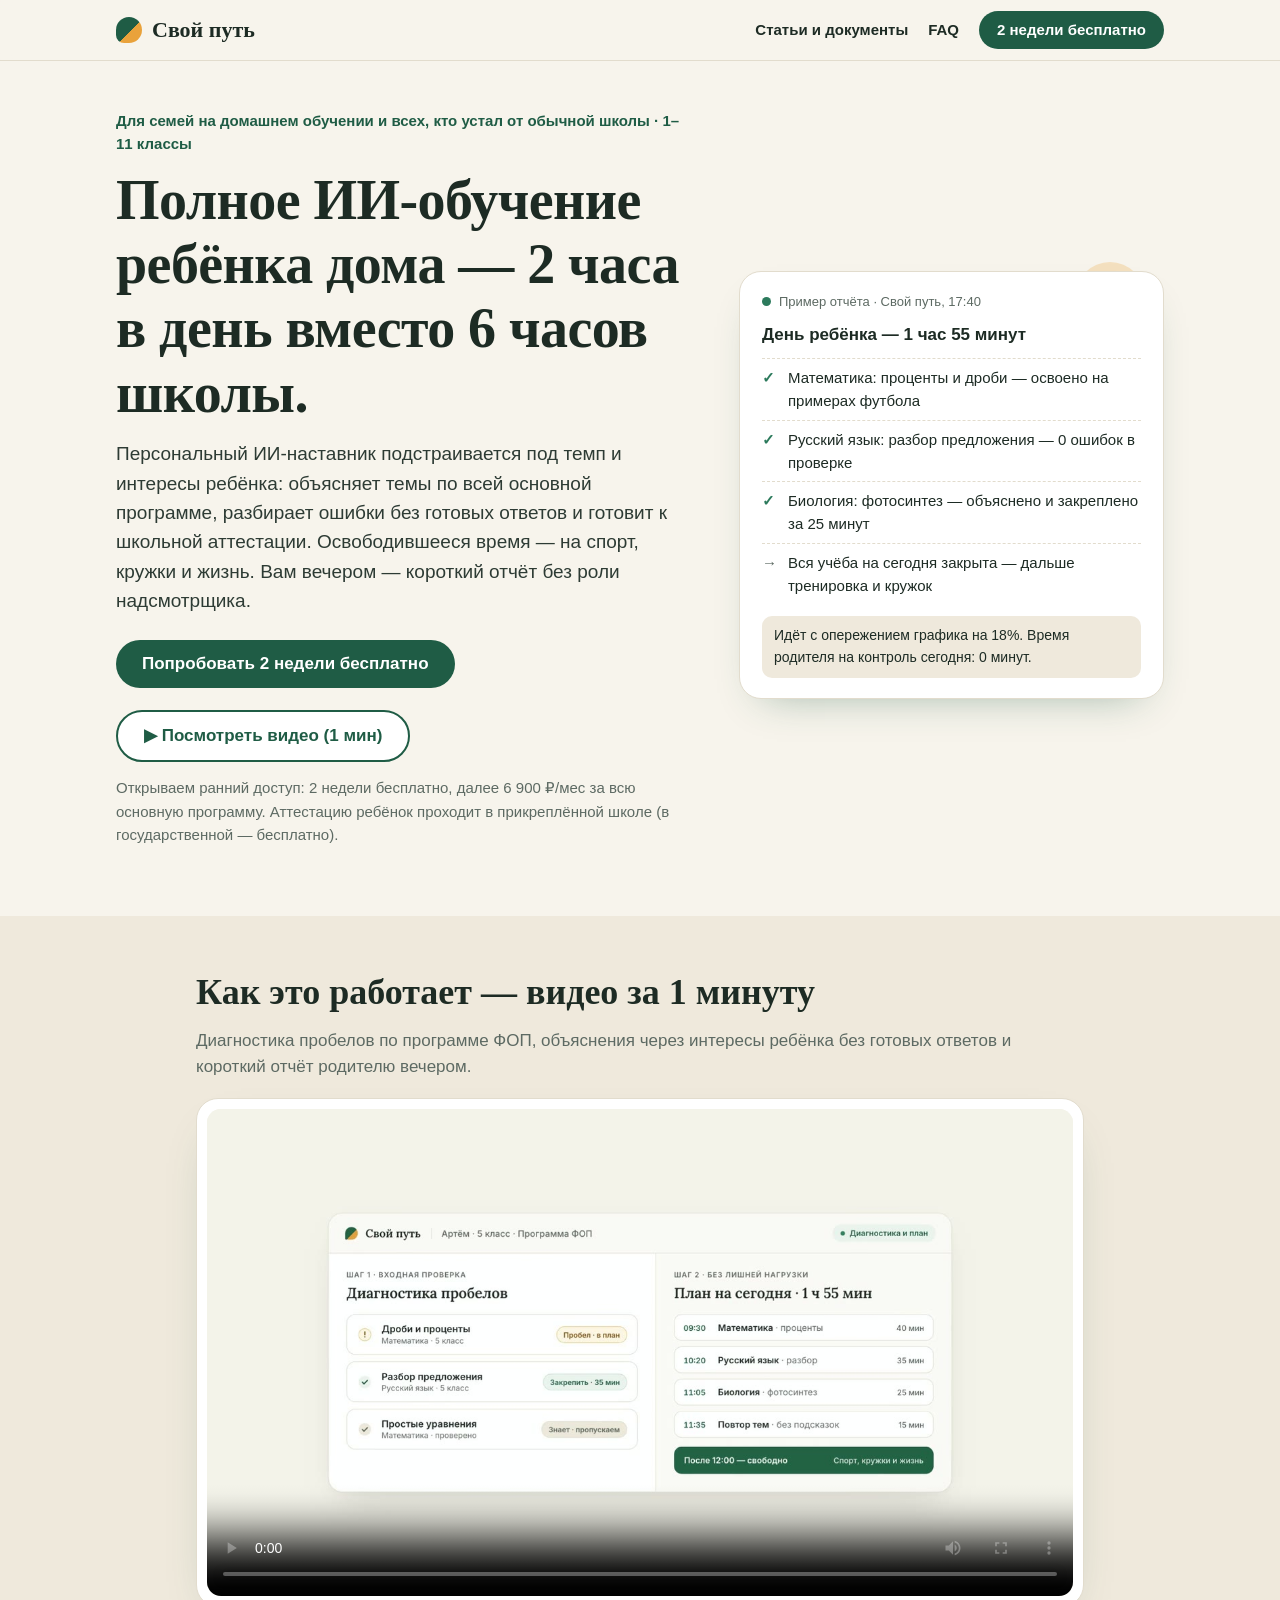
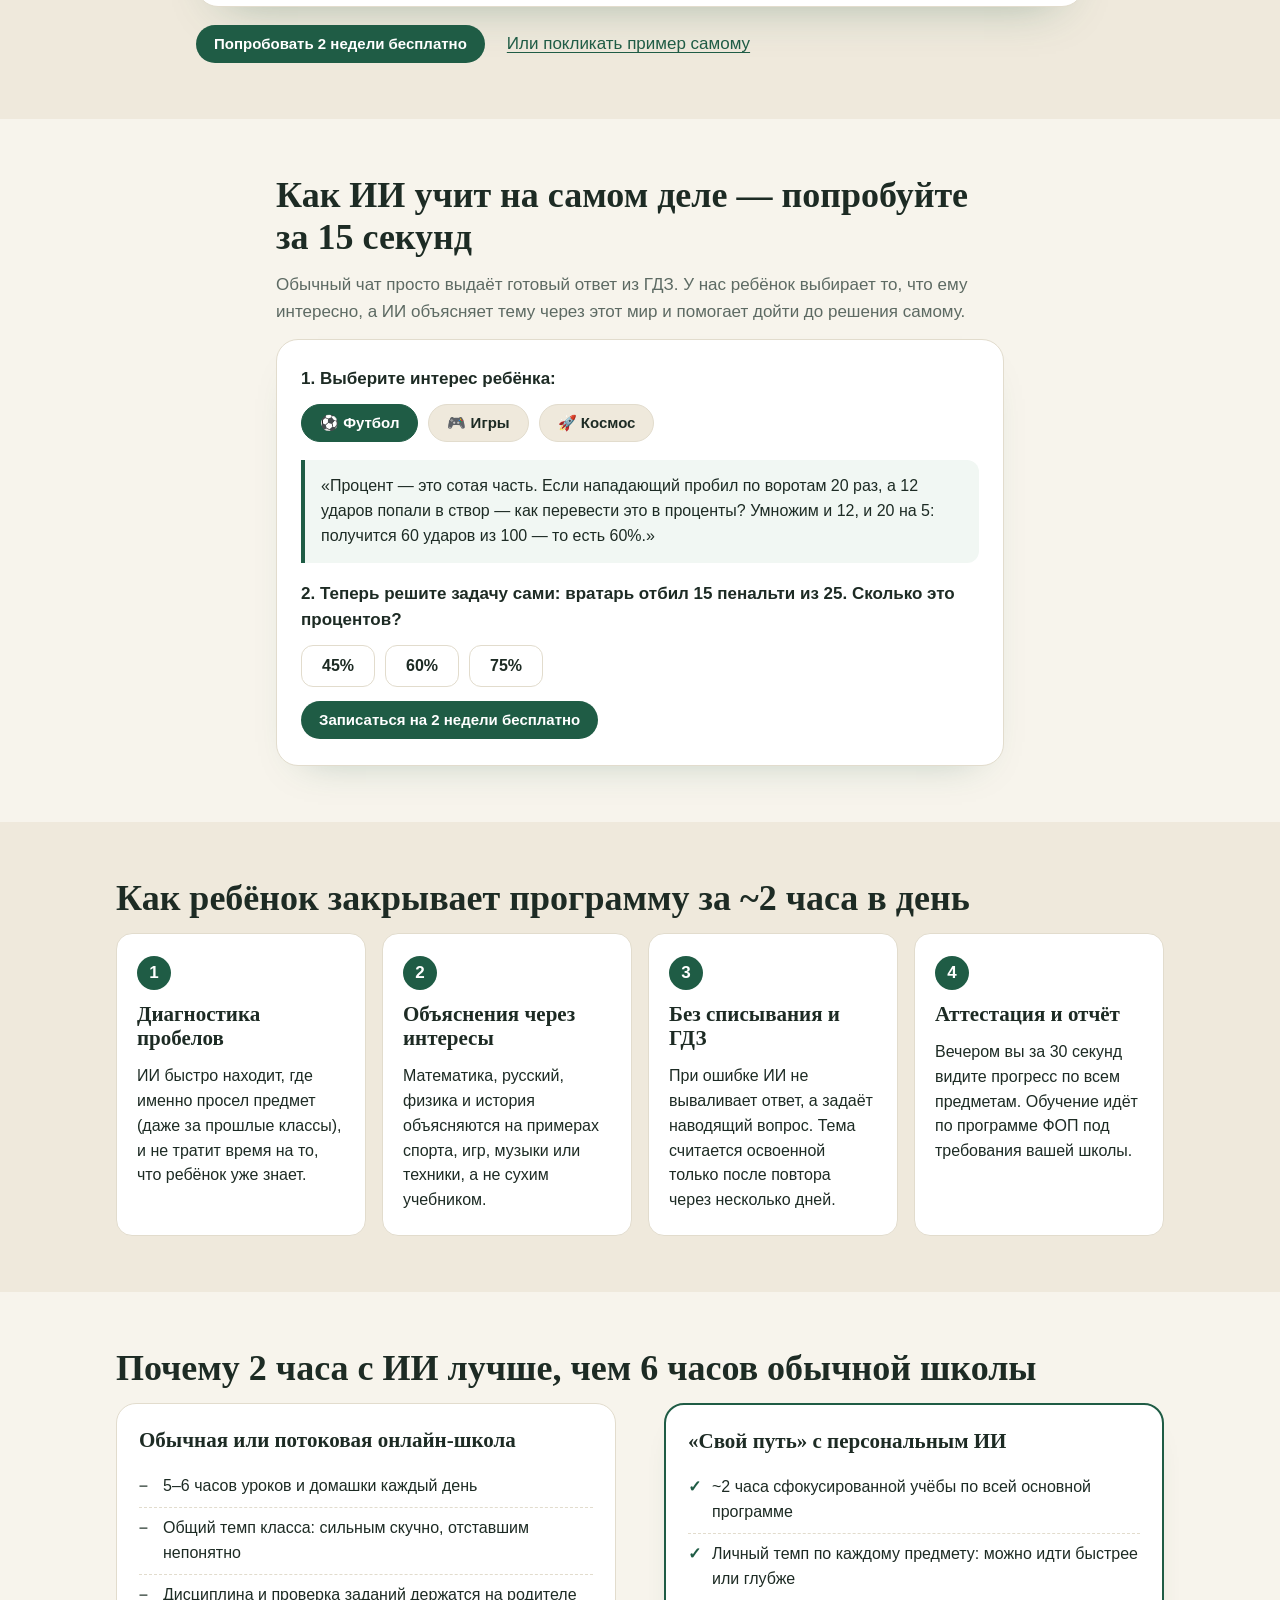
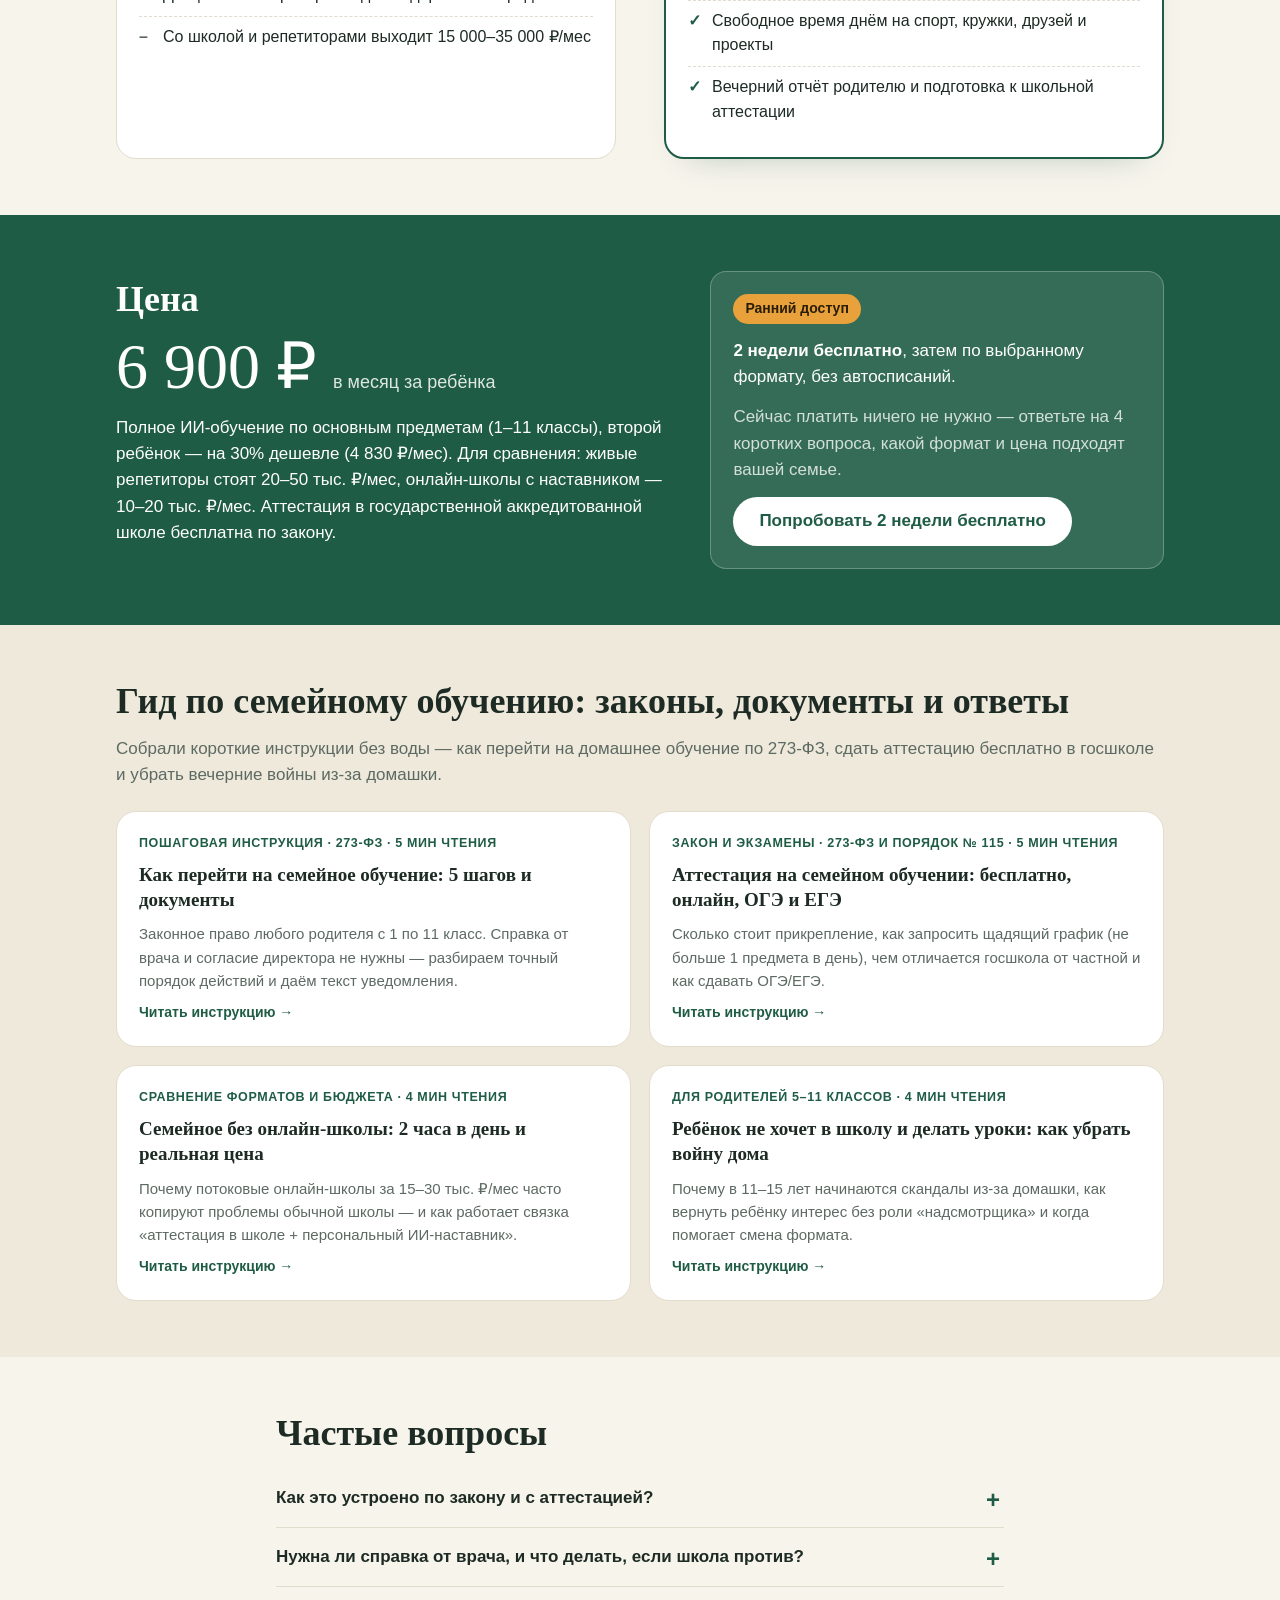
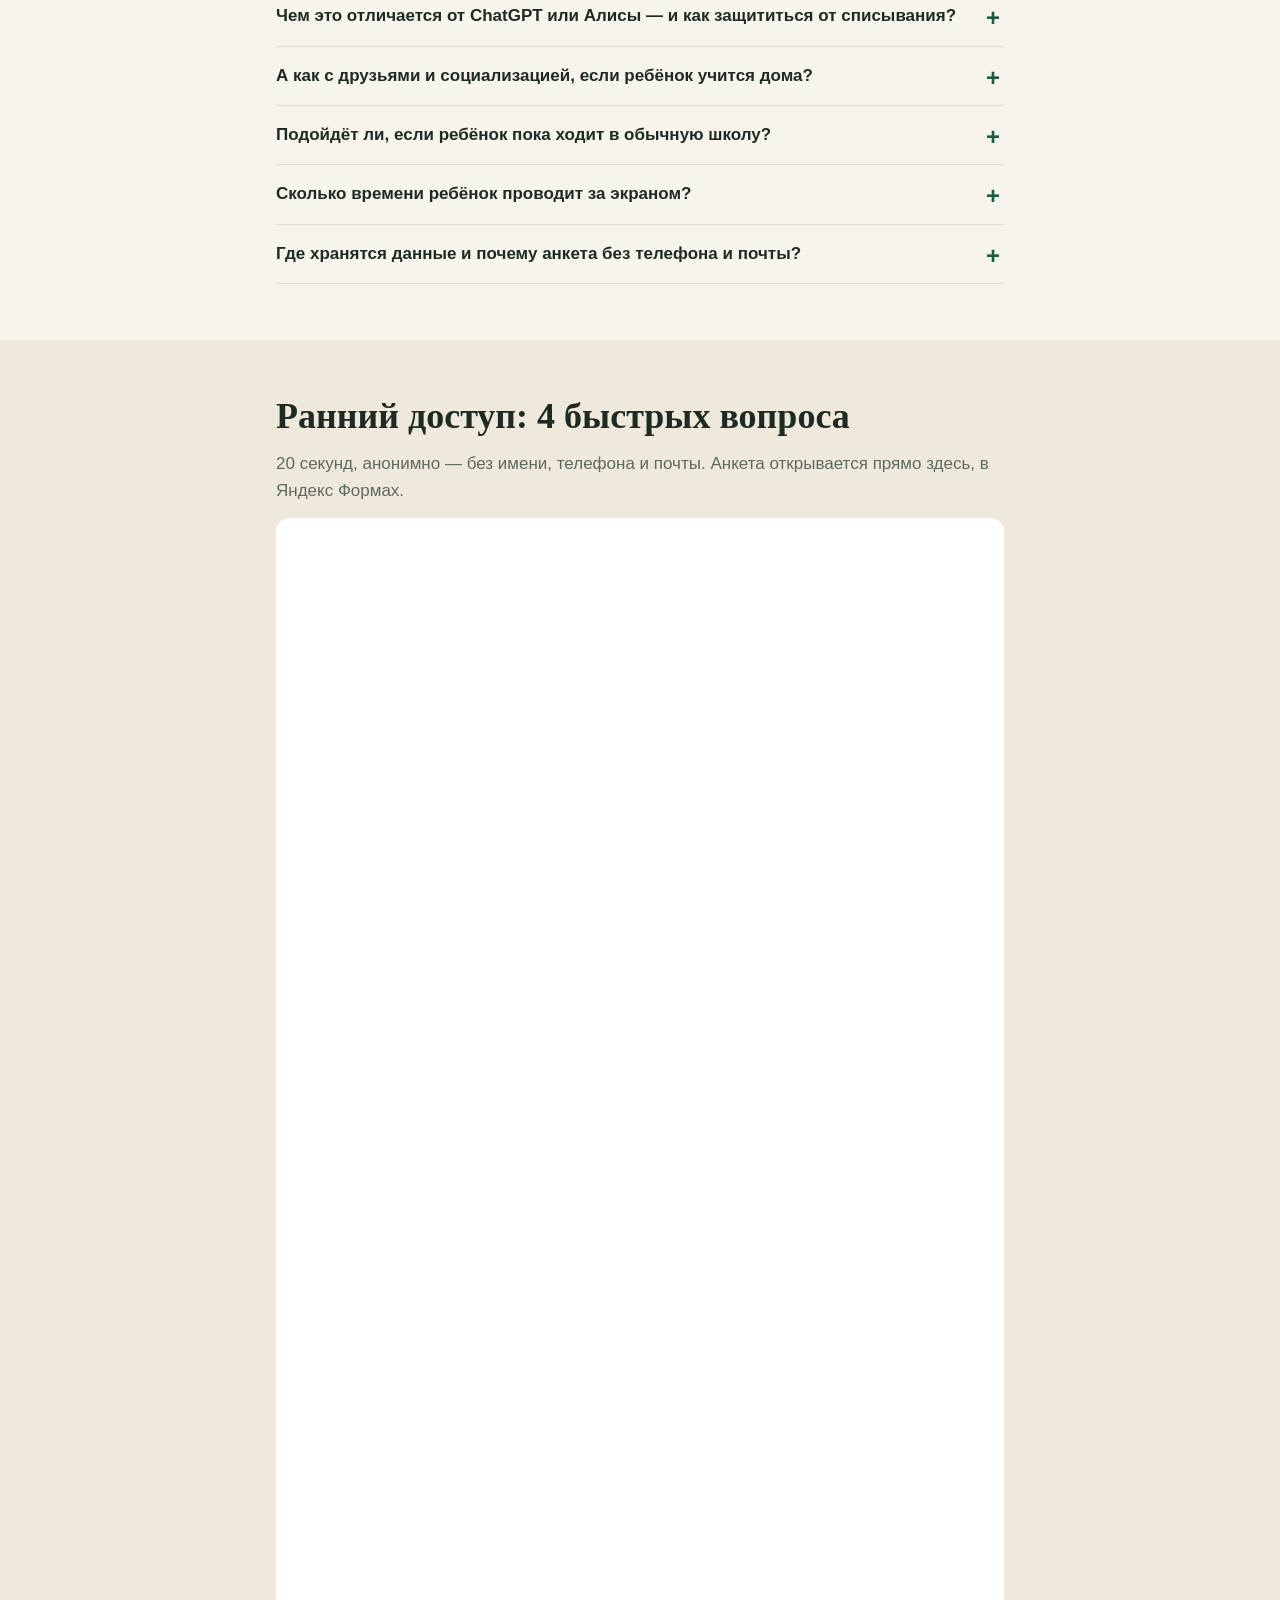
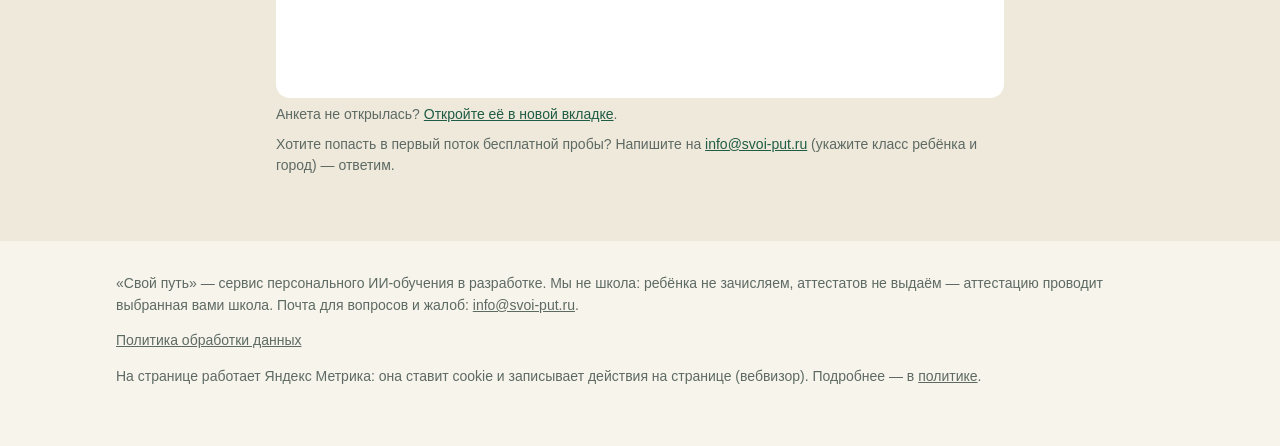
<file: index.html>
<!doctype html>
<html lang="ru">
<head>
<meta charset="utf-8">
<meta name="viewport" content="width=device-width, initial-scale=1">
<title>«Свой путь» — полное ИИ-обучение ребёнка дома</title>
<meta name="description" content="Персональное ИИ-обучение ребёнка дома вместо рутины школы (1–11 классы): основные предметы за ~2 часа в день, объяснения под интересы ребёнка, подготовка к аттестации и вечерний отчёт родителю. Первые 2 недели бесплатно.">
<meta property="og:title" content="«Свой путь» — полное ИИ-обучение ребёнка дома">
<meta property="og:description" content="Вся основная программа за ~2 часа в день вместо 6 часов школы. Персональный ИИ объясняет под интересы ребёнка, не даёт списывать и готовит к аттестации.">
<meta property="og:type" content="website">
<meta name="theme-color" content="#1f5c45">
<meta name="yandex-verification" content="10084cd63caa8426">
<link rel="icon" href="static/favicon.svg" type="image/svg+xml">
<link rel="stylesheet" href="static/style.css?v=2026-11-23a">
<script src="static/pages.js?v=2026-11-23a" defer></script>
<script>
(function(m,e,t,r,i,k,a){m[i]=m[i]||function(){(m[i].a=m[i].a||[]).push(arguments)};m[i].l=1*new Date();
for(var j=0;j<e.scripts.length;j++){if(e.scripts[j].src===r){return;}}
k=e.createElement(t),a=e.getElementsByTagName(t)[0],k.async=1,k.src=r,a.parentNode.insertBefore(k,a)})
(window,document,"script","https://mc.yandex.ru/metrika/tag.js?id=114184940","ym");
ym(114184940,"init",{ssr:true,webvisor:true,clickmap:true,referrer:document.referrer,url:location.href,accurateTrackBounce:true,trackLinks:true});
</script>
<meta name="ym-id" content="114184940">
</head>
<body>
<noscript><div><img src="https://mc.yandex.ru/watch/114184940" style="position:absolute;left:-9999px;" alt=""></div></noscript>

<header class="top">
  <div class="wrap top__in">
    <a class="logo" href="./"><span class="logo__mark" aria-hidden="true"></span>Свой путь</a>
    <nav class="top__nav" aria-label="Навигация">
      <a class="top__link" href="#stati">Статьи и документы</a>
      <a class="top__link" href="#faq">FAQ</a>
      <a class="btn btn--small" href="#zayavka" data-cta="header">2 недели бесплатно</a>
    </nav>
  </div>
</header>

<main>
<section class="hero">
  <div class="wrap hero__in">
    <div class="hero__text">
      <p class="eyebrow">Для семей на домашнем обучении и всех, кто устал от обычной школы · 1–11 классы</p>
      <h1>Полное ИИ-обучение ребёнка дома — 2 часа в день вместо 6 часов школы.</h1>
      <p class="lead">Персональный ИИ-наставник подстраивается под темп и интересы ребёнка: объясняет темы по всей основной программе, разбирает ошибки без готовых ответов и готовит к школьной аттестации. Освободившееся время — на спорт, кружки и жизнь. Вам вечером — короткий отчёт без роли надсмотрщика.</p>
      <div class="hero__cta">
        <a class="btn" href="#zayavka" data-cta="hero">Попробовать 2 недели бесплатно</a>
        <a class="btn btn--outline" href="#video" id="heroVideoBtn" data-video-cta="hero">▶ Посмотреть видео (1 мин)</a>
      </div>
      <p class="note">Открываем ранний доступ: 2 недели бесплатно, далее 6 900 ₽/мес за всю основную программу. Аттестацию ребёнок проходит в прикреплённой школе (в государственной — бесплатно).</p>
    </div>
    <figure class="msg" aria-label="Пример вечернего сообщения родителю">
      <div class="msg__head"><span class="msg__dot" aria-hidden="true"></span>Пример отчёта · Свой путь, 17:40</div>
      <p class="msg__title">День ребёнка — 1 час 55 минут</p>
      <ul class="msg__list">
        <li class="ok">Математика: проценты и дроби — освоено на примерах футбола</li>
        <li class="ok">Русский язык: разбор предложения — 0 ошибок в проверке</li>
        <li class="ok">Биология: фотосинтез — объяснено и закреплено за 25 минут</li>
        <li class="skip">Вся учёба на сегодня закрыта — дальше тренировка и кружок</li>
      </ul>
      <p class="msg__foot">Идёт с опережением графика на 18%. Время родителя на контроль сегодня: 0 минут.</p>
    </figure>
  </div>
</section>

<section class="sec sec--soft" id="video">
  <div class="wrap video-wrap">
    <h2>Как это работает — видео за 1 минуту</h2>
    <p class="muted">Диагностика пробелов по программе ФОП, объяснения через интересы ребёнка без готовых ответов и короткий отчёт родителю вечером.</p>
    <div class="video-frame">
      <video id="promoVideo" controls playsinline preload="metadata" poster="static/demo-poster.jpg?v=2026-11-23a">
        <source src="static/demo-video.mp4?v=2026-11-23a" type="video/mp4">
        Ваш браузер не поддерживает встроенное видео.
      </video>
    </div>
    <div class="video-foot">
      <a class="btn btn--small" href="#zayavka" data-cta="video">Попробовать 2 недели бесплатно</a>
      <a class="link" href="#demo">Или покликать пример самому</a>
    </div>
  </div>
</section>

<section class="sec" id="demo">
  <div class="wrap narrow">
    <h2>Как ИИ учит на самом деле — попробуйте за 15 секунд</h2>
    <p class="muted">Обычный чат просто выдаёт готовый ответ из ГДЗ. У нас ребёнок выбирает то, что ему интересно, а ИИ объясняет тему через этот мир и помогает дойти до решения самому.</p>
    <div class="demo-card" id="demoBox">
      <p class="demo-q">1. Выберите интерес ребёнка:</p>
      <div class="demo-tabs" role="group" aria-label="Интерес ребёнка">
        <button type="button" class="demo-tab is-active" data-demo-theme="football">⚽ Футбол</button>
        <button type="button" class="demo-tab" data-demo-theme="games">🎮 Игры</button>
        <button type="button" class="demo-tab" data-demo-theme="space">🚀 Космос</button>
      </div>
      <div class="demo-explain" id="demoExplain">«Процент — это сотая часть. Если нападающий пробил по воротам 20 раз, а 12 ударов попали в створ — как перевести это в проценты? Умножим и 12, и 20 на 5: получится 60 ударов из 100 — то есть 60%.»</div>
      <p class="demo-q" id="demoQuestion">2. Теперь решите задачу сами: вратарь отбил 15 пенальти из 25. Сколько это процентов?</p>
      <div class="demo-opts" role="group" aria-label="Варианты ответа">
        <button type="button" class="demo-opt" data-demo-ans="wrong1">45%</button>
        <button type="button" class="demo-opt" data-demo-ans="right">60%</button>
        <button type="button" class="demo-opt" data-demo-ans="wrong2">75%</button>
      </div>
      <div class="demo-reply" id="demoReply" hidden></div>
      <a class="btn btn--small" href="#zayavka" data-cta="demo">Записаться на 2 недели бесплатно</a>
    </div>
  </div>
</section>

<section class="sec sec--soft" id="kak">
  <div class="wrap">
    <h2>Как ребёнок закрывает программу за ~2 часа в день</h2>
    <ol class="steps">
      <li><h3>Диагностика пробелов</h3><p>ИИ быстро находит, где именно просел предмет (даже за прошлые классы), и не тратит время на то, что ребёнок уже знает.</p></li>
      <li><h3>Объяснения через интересы</h3><p>Математика, русский, физика и история объясняются на примерах спорта, игр, музыки или техники, а не сухим учебником.</p></li>
      <li><h3>Без списывания и ГДЗ</h3><p>При ошибке ИИ не вываливает ответ, а задаёт наводящий вопрос. Тема считается освоенной только после повтора через несколько дней.</p></li>
      <li><h3>Аттестация и отчёт</h3><p>Вечером вы за 30 секунд видите прогресс по всем предметам. Обучение идёт по программе ФОП под требования вашей школы.</p></li>
    </ol>
  </div>
</section>

<section class="sec">
  <div class="wrap">
    <h2>Почему 2 часа с ИИ лучше, чем 6 часов обычной школы</h2>
    <div class="two">
      <div class="cmp-card">
        <h3>Обычная или потоковая онлайн-школа</h3>
        <ul class="cmp-list cmp-list--old">
          <li>5–6 часов уроков и домашки каждый день</li>
          <li>Общий темп класса: сильным скучно, отставшим непонятно</li>
          <li>Дисциплина и проверка заданий держатся на родителе</li>
          <li>Со школой и репетиторами выходит 15 000–35 000 ₽/мес</li>
        </ul>
      </div>
      <div class="cmp-card cmp-card--us">
        <h3>«Свой путь» с персональным ИИ</h3>
        <ul class="cmp-list cmp-list--us">
          <li>~2 часа сфокусированной учёбы по всей основной программе</li>
          <li>Личный темп по каждому предмету: можно идти быстрее или глубже</li>
          <li>Свободное время днём на спорт, кружки, друзей и проекты</li>
          <li>Вечерний отчёт родителю и подготовка к школьной аттестации</li>
        </ul>
      </div>
    </div>
  </div>
</section>

<section class="sec sec--price" id="cena">
  <div class="wrap price">
    <div class="price__main">
      <h2>Цена</h2>
      <p class="price__num">6 900 ₽ <span>в месяц за ребёнка</span></p>
      <p>Полное ИИ-обучение по основным предметам (1–11 классы), второй ребёнок — на 30% дешевле (4 830 ₽/мес). Для сравнения: живые репетиторы стоят 20–50 тыс. ₽/мес, онлайн-школы с наставником — 10–20 тыс. ₽/мес. Аттестация в государственной аккредитованной школе бесплатна по закону.</p>
    </div>
    <div class="price__pilot">
      <p class="price__tag">Ранний доступ</p>
      <p><b>2 недели бесплатно</b>, затем по выбранному формату, без автосписаний.</p>
      <p class="muted">Сейчас платить ничего не нужно — ответьте на 4 коротких вопроса, какой формат и цена подходят вашей семье.</p>
      <a class="btn btn--light" href="#zayavka" data-cta="price">Попробовать 2 недели бесплатно</a>
    </div>
  </div>
</section>

<section class="sec sec--soft" id="stati">
  <div class="wrap">
    <h2>Гид по семейному обучению: законы, документы и ответы</h2>
    <p class="muted">Собрали короткие инструкции без воды — как перейти на домашнее обучение по 273-ФЗ, сдать аттестацию бесплатно в госшколе и убрать вечерние войны из-за домашки.</p>
    <div class="articles-grid">
      <a class="art-card" href="kak-pereyti-na-semejnoe-obuchenie.html"><span class="art-card__kicker">Пошаговая инструкция · 273-ФЗ · 5 мин чтения</span><h3>Как перейти на семейное обучение: 5 шагов и документы</h3><p>Законное право любого родителя с 1 по 11 класс. Справка от врача и согласие директора не нужны — разбираем точный порядок действий и даём текст уведомления.</p><span class="art-card__more">Читать инструкцию →</span></a>
      <a class="art-card" href="attestaciya-na-semejnom-obuchenii.html"><span class="art-card__kicker">Закон и экзамены · 273-ФЗ и Порядок № 115 · 5 мин чтения</span><h3>Аттестация на семейном обучении: бесплатно, онлайн, ОГЭ и ЕГЭ</h3><p>Сколько стоит прикрепление, как запросить щадящий график (не больше 1 предмета в день), чем отличается госшкола от частной и как сдавать ОГЭ/ЕГЭ.</p><span class="art-card__more">Читать инструкцию →</span></a>
      <a class="art-card" href="semejnoe-obuchenie-vs-onlajn-shkola.html"><span class="art-card__kicker">Сравнение форматов и бюджета · 4 мин чтения</span><h3>Семейное без онлайн-школы: 2 часа в день и реальная цена</h3><p>Почему потоковые онлайн-школы за 15–30 тыс. ₽/мес часто копируют проблемы обычной школы — и как работает связка «аттестация в школе + персональный ИИ-наставник».</p><span class="art-card__more">Читать инструкцию →</span></a>
      <a class="art-card" href="rebenok-ne-hochet-uchitsya.html"><span class="art-card__kicker">Для родителей 5–11 классов · 4 мин чтения</span><h3>Ребёнок не хочет в школу и делать уроки: как убрать войну дома</h3><p>Почему в 11–15 лет начинаются скандалы из-за домашки, как вернуть ребёнку интерес без роли «надсмотрщика» и когда помогает смена формата.</p><span class="art-card__more">Читать инструкцию →</span></a>
    </div>
  </div>
</section>

<section class="sec" id="faq">
  <div class="wrap narrow">
    <h2>Частые вопросы</h2>
    <details><summary>Как это устроено по закону и с аттестацией?</summary><p>Мы не образовательная организация, не зачисляем ребёнка и сами не выдаём аттестат. Ребёнок оформляется на семейное обучение (ст. 17 и 63 закона «Об образовании» № 273-ФЗ) и проходит аттестацию в выбранной вами школе — в государственной аккредитованной школе она бесплатна (ст. 34 ч. 3). Мы даём персональное ИИ-обучение по программе ФОП и готовим к аттестации. Подробнее — в статье <a href="kak-pereyti-na-semejnoe-obuchenie.html">«Как перейти на семейное обучение»</a>.</p></details>
    <details><summary>Нужна ли справка от врача, и что делать, если школа против?</summary><p>Медицинская справка для семейного обучения <b>не нужна</b> (её требуют только для надомного обучения по болезни). Разрешение директора тоже не требуется — по ст. 63 ч. 5 273-ФЗ достаточно уведомить управление образования и забрать личное дело. Даже если вы в маленьком городе, аттестацию можно сдавать в любой аккредитованной школе РФ, в том числе дистанционно (<a href="attestaciya-na-semejnom-obuchenii.html">подробнее об аттестации</a>).</p></details>
    <details><summary>Чем это отличается от ChatGPT или Алисы — и как защититься от списывания?</summary><p>Обычный чат выдаёт готовое решение за секунду, после чего ребёнок ничего не помнит на проверке. Наш ИИ ведёт по школьной программе ФОП, не даёт готовых ответов, закрепляет темы интерактивными задачами руками (которые бессмысленно скриншотить в чат), сам проверяет усвоение через 2, 7 и 21 день и присылает родителю ежедневный отчёт.</p></details>
    <details><summary>А как с друзьями и социализацией, если ребёнок учится дома?</summary><p>Вся основная учёба закрывается утром за ~2 часа, поэтому после обеда у ребёнка есть силы и время на спорт, кружки, секции и живое общение со сверстниками по интересам — вместо 6 часов усталой школы и вечерней домашки.</p></details>
    <details><summary>Подойдёт ли, если ребёнок пока ходит в обычную школу?</summary><p>Да. Можно использовать и как основу для семейного обучения, и чтобы забирать на ИИ объяснения и подготовку дома вместо репетиторов.</p></details>
    <details><summary>Сколько времени ребёнок проводит за экраном?</summary><p>Около 1,5–2 часов в день короткими блоками с перерывами. Всё остальное время ребёнок проводит вне экрана: спорт, секции, друзья, чтение и проекты.</p></details>
    <details><summary>Где хранятся данные и почему анкета без телефона и почты?</summary><p>Сейчас у нас есть ответы анкеты (без имени и контактов, в Яндекс Формах, сервисе компании Яндекс), письма, если вы сами напишете на почту для вопросов (они приходят через зарубежные сервисы ImprovMX и Gmail), и статистика Метрики. Эта страница лежит на GitHub Pages. Яндекс Метрика на ней ставит cookie, видит IP-адрес и записывает действия на странице (вебвизор), а в окне анкеты отмечает, что её начали заполнять и отправили. Когда откроем обучение детей, данные будут храниться на отдельном сервере в России. Подробно — в <a href="privacy.html">политике обработки данных</a>.</p></details>
  </div>
</section>

<section class="sec sec--form" id="zayavka">
  <div class="wrap narrow">
    <h2>Ранний доступ: 4 быстрых вопроса</h2>
    <p class="muted">20 секунд, анонимно — без имени, телефона и почты. Анкета открывается прямо здесь, в Яндекс Формах.</p>
    <div class="yform">
      <iframe id="yform" data-form="https://forms.yandex.ru/u/6afb3dfd49af47290b22be31/" src="https://forms.yandex.ru/u/6afb3dfd49af47290b22be31/?iframe=1" title="Ранний доступ «Свой путь» — ИИ-обучение" loading="lazy"
              referrerpolicy="no-referrer"></iframe>
      <p class="hint">Анкета не открылась? <a id="yformLink" href="https://forms.yandex.ru/u/6afb3dfd49af47290b22be31/" target="_blank" rel="noopener">Откройте её в новой вкладке</a>.</p>
      <p class="hint">Хотите попасть в первый поток бесплатной пробы? Напишите на <a href="mailto:info@svoi-put.ru">info@svoi-put.ru</a> (укажите класс ребёнка и город) — ответим.</p>
    </div>
  </div>
</section>
</main>

<footer class="foot">
  <div class="wrap">
    <p>«Свой путь» — сервис персонального ИИ-обучения в разработке. Мы не школа: ребёнка не зачисляем, аттестатов не выдаём — аттестацию проводит выбранная вами школа. Почта для вопросов и жалоб: <a href="mailto:info@svoi-put.ru">info@svoi-put.ru</a>.</p>
    <p><a href="privacy.html">Политика обработки данных</a></p>
  </div>
<div class="wrap"><p class="ym-note">На странице работает Яндекс Метрика: она ставит cookie и записывает действия на странице (вебвизор). Подробнее — в <a href="privacy.html">политике</a>.</p></div>
</footer>
</body>
</html>
</file>
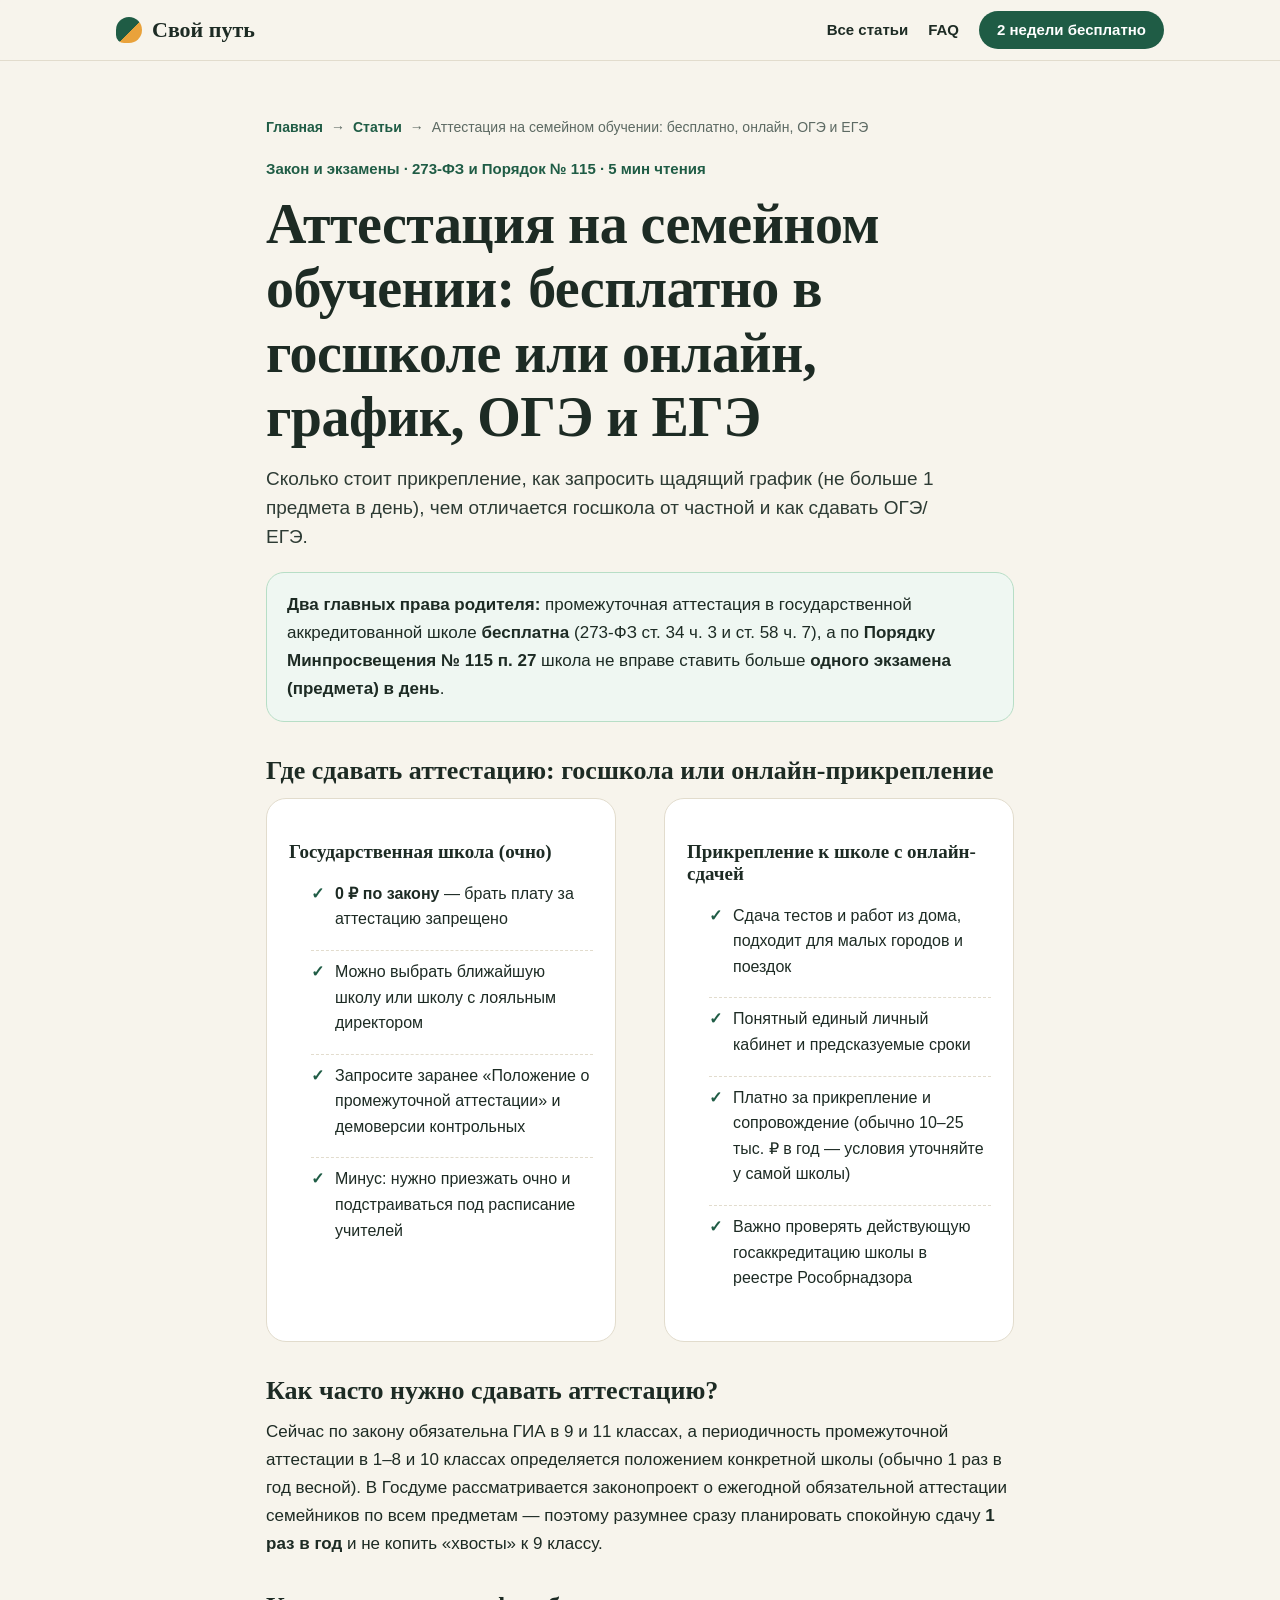
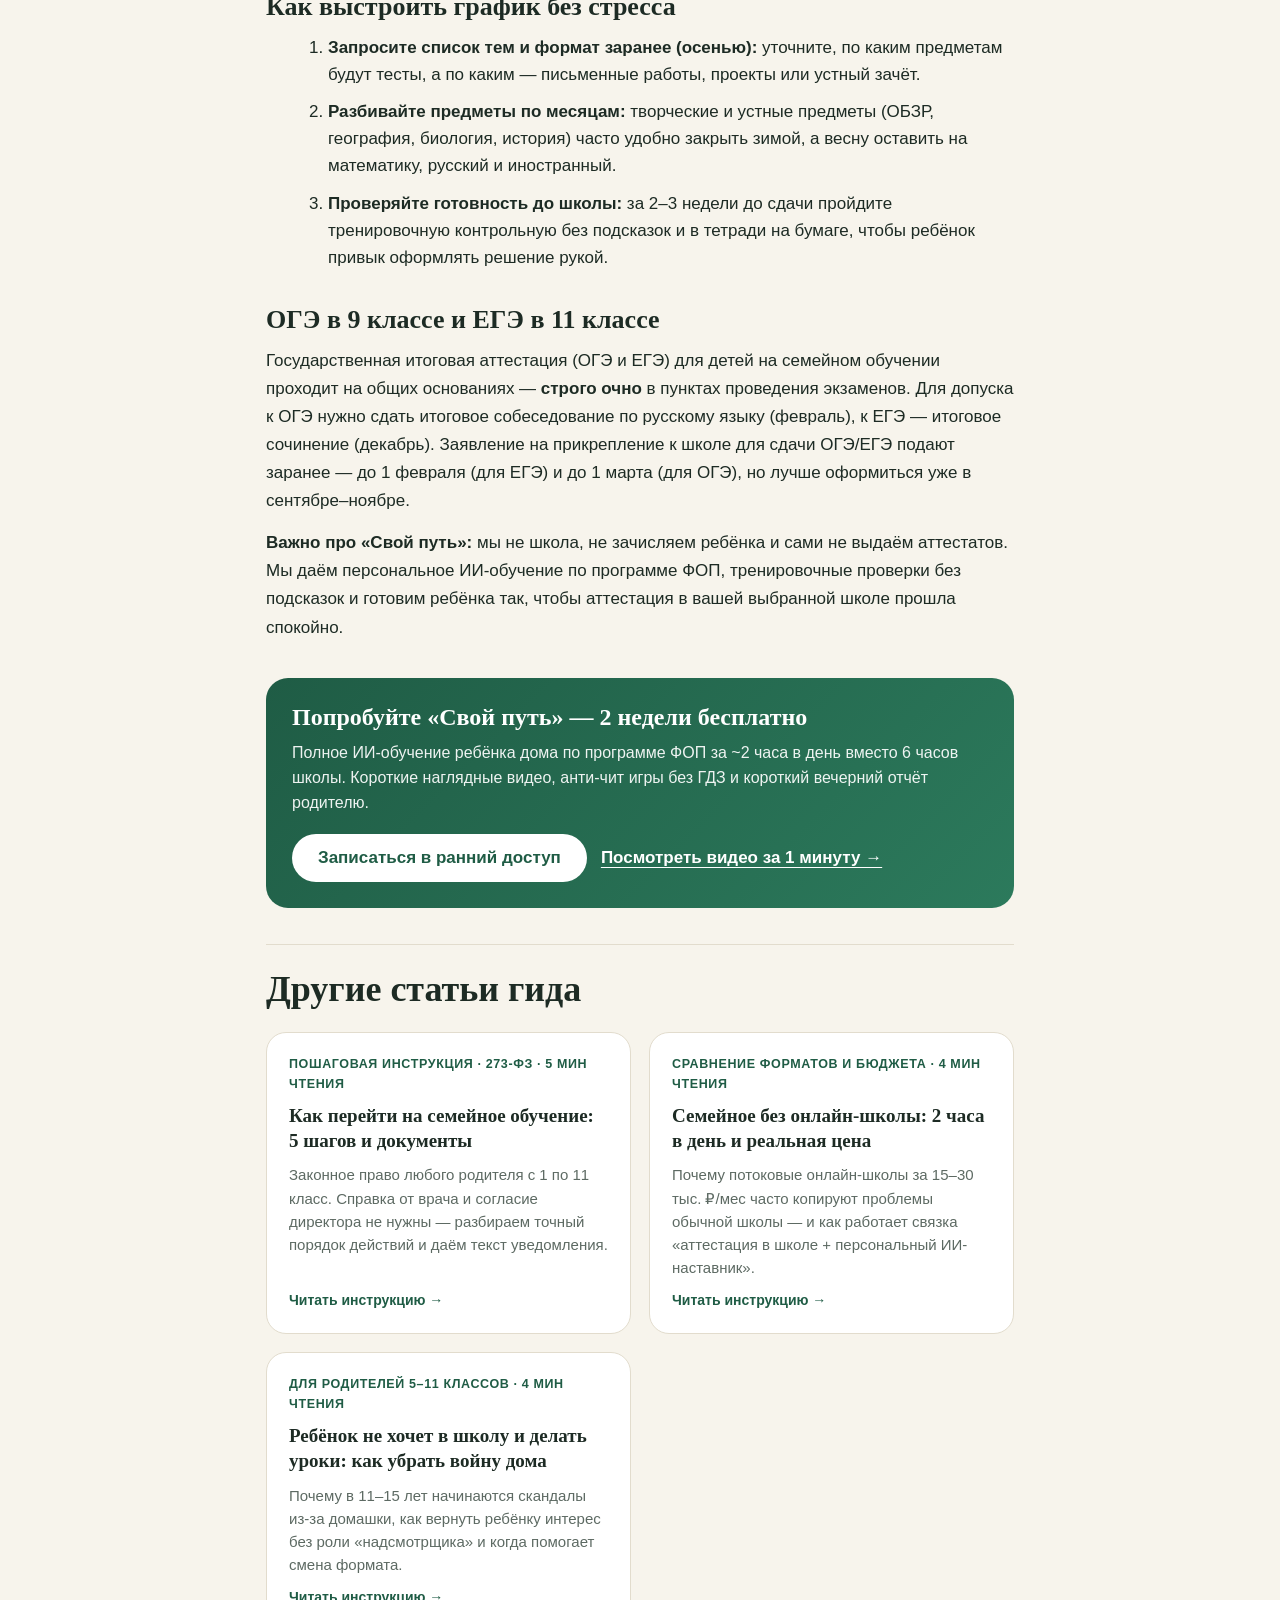
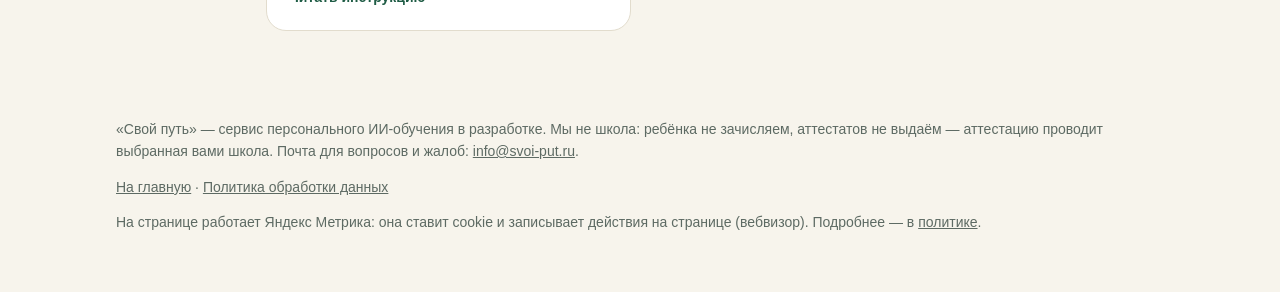
<file: attestaciya-na-semejnom-obuchenii.html>
<!doctype html>
<html lang="ru">
<head>
<meta charset="utf-8">
<meta name="viewport" content="width=device-width, initial-scale=1">
<title>Аттестация на семейном обучении: бесплатно в госшколе или онлайн, график, ОГЭ и ЕГЭ — «Свой путь»</title>
<meta name="description" content="Как проходит аттестация на семейном обучении: бесплатная сдача в госшколе по 273-ФЗ ст. 34 ч. 3, дистанционные платформы, правило 1 предмета в день (Порядок № 115 п. 27), ОГЭ и ЕГЭ.">
<meta property="og:title" content="Аттестация на семейном обучении: бесплатно в госшколе или онлайн, график, ОГЭ и ЕГЭ">
<meta property="og:description" content="Как проходит аттестация на семейном обучении: бесплатная сдача в госшколе по 273-ФЗ ст. 34 ч. 3, дистанционные платформы, правило 1 предмета в день (Порядок № 115 п. 27), ОГЭ и ЕГЭ.">
<meta property="og:type" content="article">
<meta name="theme-color" content="#1f5c45">
<meta name="yandex-verification" content="10084cd63caa8426">
<link rel="icon" href="static/favicon.svg" type="image/svg+xml">
<link rel="stylesheet" href="static/style.css?v=2026-11-23a">
<script src="static/pages.js?v=2026-11-23a" defer></script>
<script type="application/ld+json">{"@context": "https://schema.org", "@type": "Article", "headline": "Аттестация на семейном обучении: бесплатно в госшколе или онлайн, график, ОГЭ и ЕГЭ", "description": "Как проходит аттестация на семейном обучении: бесплатная сдача в госшколе по 273-ФЗ ст. 34 ч. 3, дистанционные платформы, правило 1 предмета в день (Порядок № 115 п. 27), ОГЭ и ЕГЭ.", "inLanguage": "ru", "publisher": {"@type": "Organization", "name": "Свой путь", "url": "https://svoi-put.ru/"}}</script>
<script>
(function(m,e,t,r,i,k,a){m[i]=m[i]||function(){(m[i].a=m[i].a||[]).push(arguments)};m[i].l=1*new Date();
for(var j=0;j<e.scripts.length;j++){if(e.scripts[j].src===r){return;}}
k=e.createElement(t),a=e.getElementsByTagName(t)[0],k.async=1,k.src=r,a.parentNode.insertBefore(k,a)})
(window,document,"script","https://mc.yandex.ru/metrika/tag.js?id=114184940","ym");
ym(114184940,"init",{ssr:true,webvisor:true,clickmap:true,referrer:document.referrer,url:location.href,accurateTrackBounce:true,trackLinks:true});
</script>
<meta name="ym-id" content="114184940">
</head>
<body>
<noscript><div><img src="https://mc.yandex.ru/watch/114184940" style="position:absolute;left:-9999px;" alt=""></div></noscript>

<header class="top">
  <div class="wrap top__in">
    <a class="logo" href="./"><span class="logo__mark" aria-hidden="true"></span>Свой путь</a>
    <nav class="top__nav" aria-label="Навигация">
      <a class="top__link" href="./#stati">Все статьи</a>
      <a class="top__link" href="./#faq">FAQ</a>
      <a class="btn btn--small" href="./#zayavka" data-cta="article_header">2 недели бесплатно</a>
    </nav>
  </div>
</header>

<main class="sec">
  <div class="wrap article-wrap">
    <nav class="breadcrumbs" aria-label="Хлебные крошки">
      <a href="./">Главная</a><span>→</span><a href="./#stati">Статьи</a><span>→</span><span>Аттестация на семейном обучении: бесплатно, онлайн, ОГЭ и ЕГЭ</span>
    </nav>
    <p class="eyebrow">Закон и экзамены · 273-ФЗ и Порядок № 115 · 5 мин чтения</p>
    <h1>Аттестация на семейном обучении: бесплатно в госшколе или онлайн, график, ОГЭ и ЕГЭ</h1>
    <p class="lead">Сколько стоит прикрепление, как запросить щадящий график (не больше 1 предмета в день), чем отличается госшкола от частной и как сдавать ОГЭ/ЕГЭ.</p>
    <article class="article-body">
      <div class="callout callout--green">
  <p><b>Два главных права родителя:</b> промежуточная аттестация в государственной аккредитованной школе <b>бесплатна</b> (273-ФЗ ст. 34 ч. 3 и ст. 58 ч. 7), а по <b>Порядку Минпросвещения № 115 п. 27</b> школа не вправе ставить больше <b>одного экзамена (предмета) в день</b>.</p>
</div>

<h2>Где сдавать аттестацию: госшкола или онлайн-прикрепление</h2>
<div class="two">
  <div class="cmp-card">
    <h3>Государственная школа (очно)</h3>
    <ul class="cmp-list cmp-list--us">
      <li><b>0 ₽ по закону</b> — брать плату за аттестацию запрещено</li>
      <li>Можно выбрать ближайшую школу или школу с лояльным директором</li>
      <li>Запросите заранее «Положение о промежуточной аттестации» и демоверсии контрольных</li>
      <li>Минус: нужно приезжать очно и подстраиваться под расписание учителей</li>
    </ul>
  </div>
  <div class="cmp-card">
    <h3>Прикрепление к школе с онлайн-сдачей</h3>
    <ul class="cmp-list cmp-list--us">
      <li>Сдача тестов и работ из дома, подходит для малых городов и поездок</li>
      <li>Понятный единый личный кабинет и предсказуемые сроки</li>
      <li>Платно за прикрепление и сопровождение (обычно 10–25 тыс. ₽ в год — условия уточняйте у самой школы)</li>
      <li>Важно проверять действующую госаккредитацию школы в реестре Рособрнадзора</li>
    </ul>
  </div>
</div>

<h2>Как часто нужно сдавать аттестацию?</h2>
<p>Сейчас по закону обязательна ГИА в 9 и 11 классах, а периодичность промежуточной аттестации в 1–8 и 10 классах определяется положением конкретной школы (обычно 1 раз в год весной). В Госдуме рассматривается законопроект о ежегодной обязательной аттестации семейников по всем предметам — поэтому разумнее сразу планировать спокойную сдачу <b>1 раз в год</b> и не копить «хвосты» к 9 классу.</p>

<h2>Как выстроить график без стресса</h2>
<ol class="guide-steps">
  <li><b>Запросите список тем и формат заранее (осенью):</b> уточните, по каким предметам будут тесты, а по каким — письменные работы, проекты или устный зачёт.</li>
  <li><b>Разбивайте предметы по месяцам:</b> творческие и устные предметы (ОБЗР, география, биология, история) часто удобно закрыть зимой, а весну оставить на математику, русский и иностранный.</li>
  <li><b>Проверяйте готовность до школы:</b> за 2–3 недели до сдачи пройдите тренировочную контрольную без подсказок и в тетради на бумаге, чтобы ребёнок привык оформлять решение рукой.</li>
</ol>

<h2>ОГЭ в 9 классе и ЕГЭ в 11 классе</h2>
<p>Государственная итоговая аттестация (ОГЭ и ЕГЭ) для детей на семейном обучении проходит на общих основаниях — <b>строго очно</b> в пунктах проведения экзаменов. Для допуска к ОГЭ нужно сдать итоговое собеседование по русскому языку (февраль), к ЕГЭ — итоговое сочинение (декабрь). Заявление на прикрепление к школе для сдачи ОГЭ/ЕГЭ подают заранее — до 1 февраля (для ЕГЭ) и до 1 марта (для ОГЭ), но лучше оформиться уже в сентябре–ноябре.</p>

<p><b>Важно про «Свой путь»:</b> мы не школа, не зачисляем ребёнка и сами не выдаём аттестатов. Мы даём персональное ИИ-обучение по программе ФОП, тренировочные проверки без подсказок и готовим ребёнка так, чтобы аттестация в вашей выбранной школе прошла спокойно.</p>
    </article>

    <aside class="article-cta">
      <h2>Попробуйте «Свой путь» — 2 недели бесплатно</h2>
      <p>Полное ИИ-обучение ребёнка дома по программе ФОП за ~2 часа в день вместо 6 часов школы. Короткие наглядные видео, анти-чит игры без ГДЗ и короткий вечерний отчёт родителю.</p>
      <div class="article-cta__btns">
        <a class="btn btn--light" href="./#zayavka" data-cta="article_cta">Записаться в ранний доступ</a>
        <a class="article-cta__link" href="./#video">Посмотреть видео за 1 минуту →</a>
      </div>
    </aside>

    <section class="related-box">
      <h2>Другие статьи гида</h2>
      <div class="articles-grid">
        <a class="art-card" href="kak-pereyti-na-semejnoe-obuchenie.html"><span class="art-card__kicker">Пошаговая инструкция · 273-ФЗ · 5 мин чтения</span><h3>Как перейти на семейное обучение: 5 шагов и документы</h3><p>Законное право любого родителя с 1 по 11 класс. Справка от врача и согласие директора не нужны — разбираем точный порядок действий и даём текст уведомления.</p><span class="art-card__more">Читать инструкцию →</span></a>
      <a class="art-card" href="semejnoe-obuchenie-vs-onlajn-shkola.html"><span class="art-card__kicker">Сравнение форматов и бюджета · 4 мин чтения</span><h3>Семейное без онлайн-школы: 2 часа в день и реальная цена</h3><p>Почему потоковые онлайн-школы за 15–30 тыс. ₽/мес часто копируют проблемы обычной школы — и как работает связка «аттестация в школе + персональный ИИ-наставник».</p><span class="art-card__more">Читать инструкцию →</span></a>
      <a class="art-card" href="rebenok-ne-hochet-uchitsya.html"><span class="art-card__kicker">Для родителей 5–11 классов · 4 мин чтения</span><h3>Ребёнок не хочет в школу и делать уроки: как убрать войну дома</h3><p>Почему в 11–15 лет начинаются скандалы из-за домашки, как вернуть ребёнку интерес без роли «надсмотрщика» и когда помогает смена формата.</p><span class="art-card__more">Читать инструкцию →</span></a>
      </div>
    </section>
  </div>
</main>

<footer class="foot">
  <div class="wrap">
    <p>«Свой путь» — сервис персонального ИИ-обучения в разработке. Мы не школа: ребёнка не зачисляем, аттестатов не выдаём — аттестацию проводит выбранная вами школа. Почта для вопросов и жалоб: <a href="mailto:info@svoi-put.ru">info@svoi-put.ru</a>.</p>
    <p><a href="./">На главную</a> · <a href="privacy.html">Политика обработки данных</a></p>
  </div>
<div class="wrap"><p class="ym-note">На странице работает Яндекс Метрика: она ставит cookie и записывает действия на странице (вебвизор). Подробнее — в <a href="privacy.html">политике</a>.</p></div>
</footer>
</body>
</html>
</file>
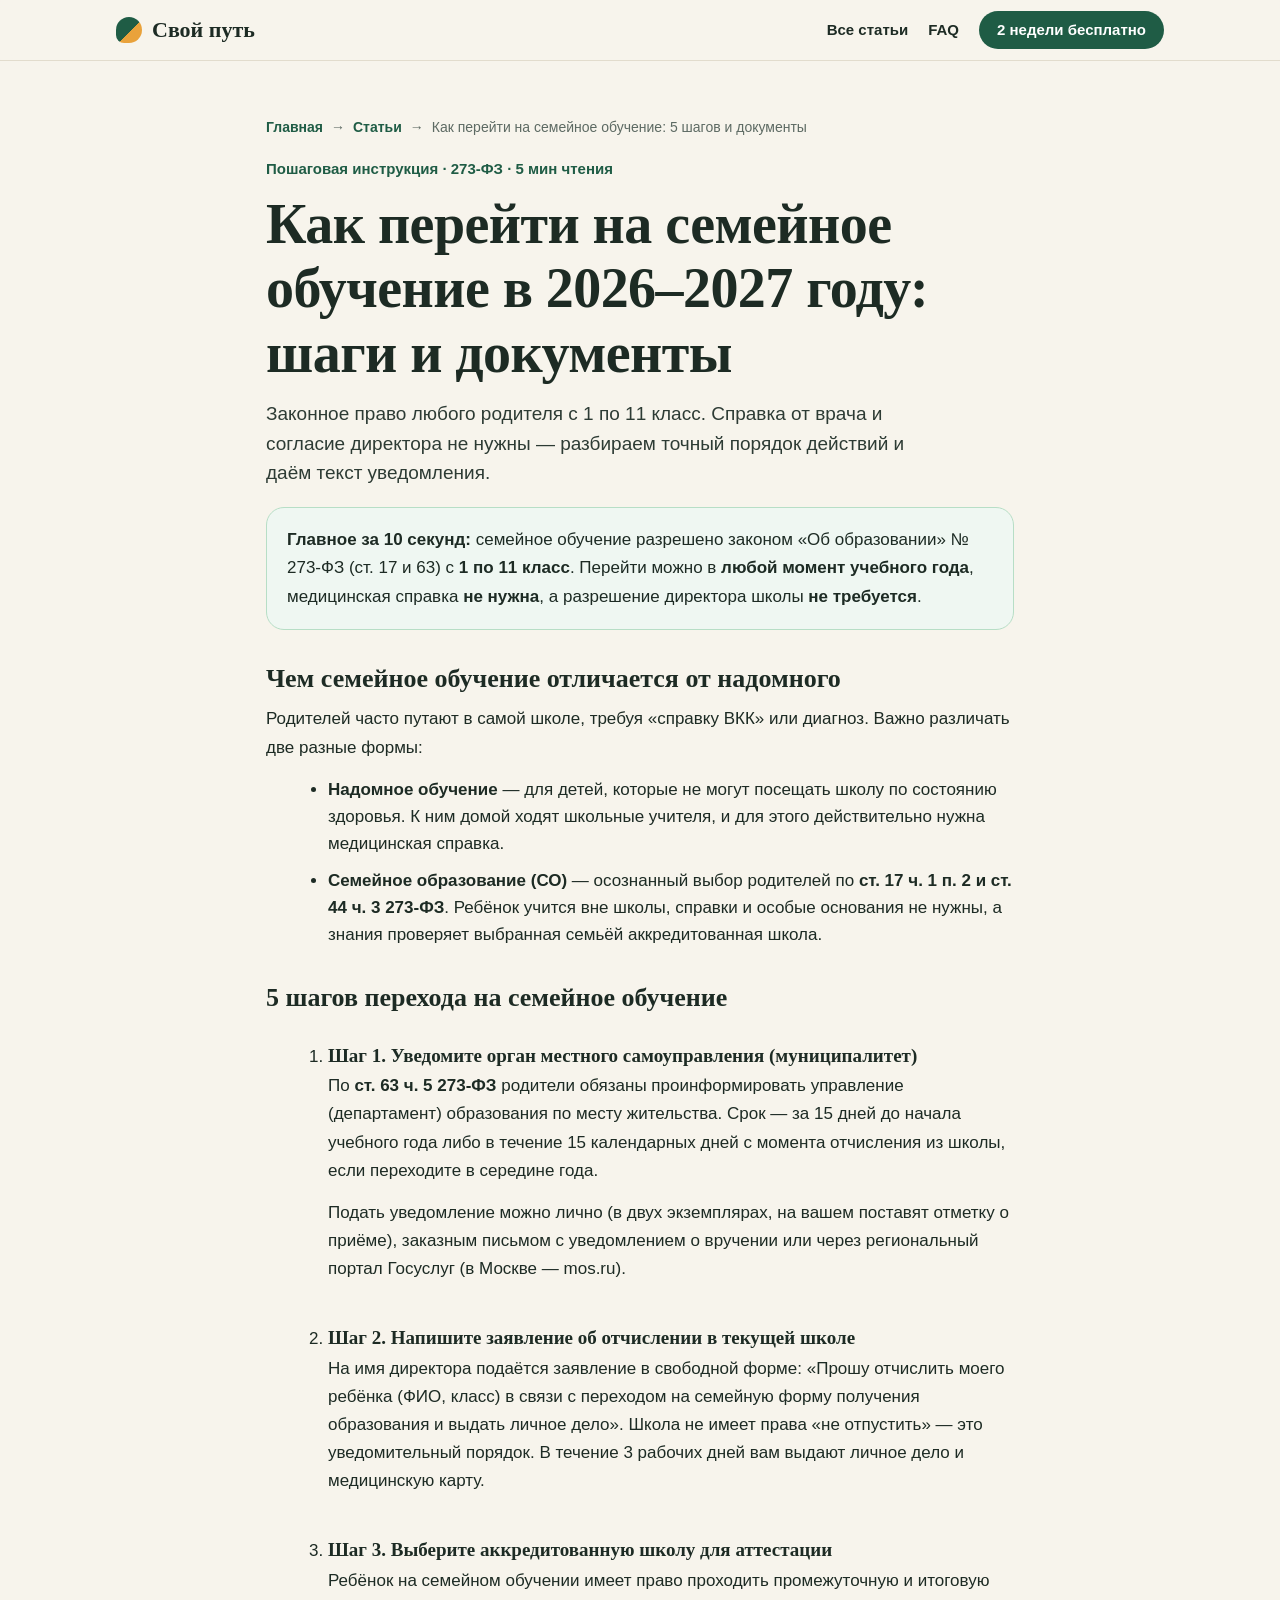
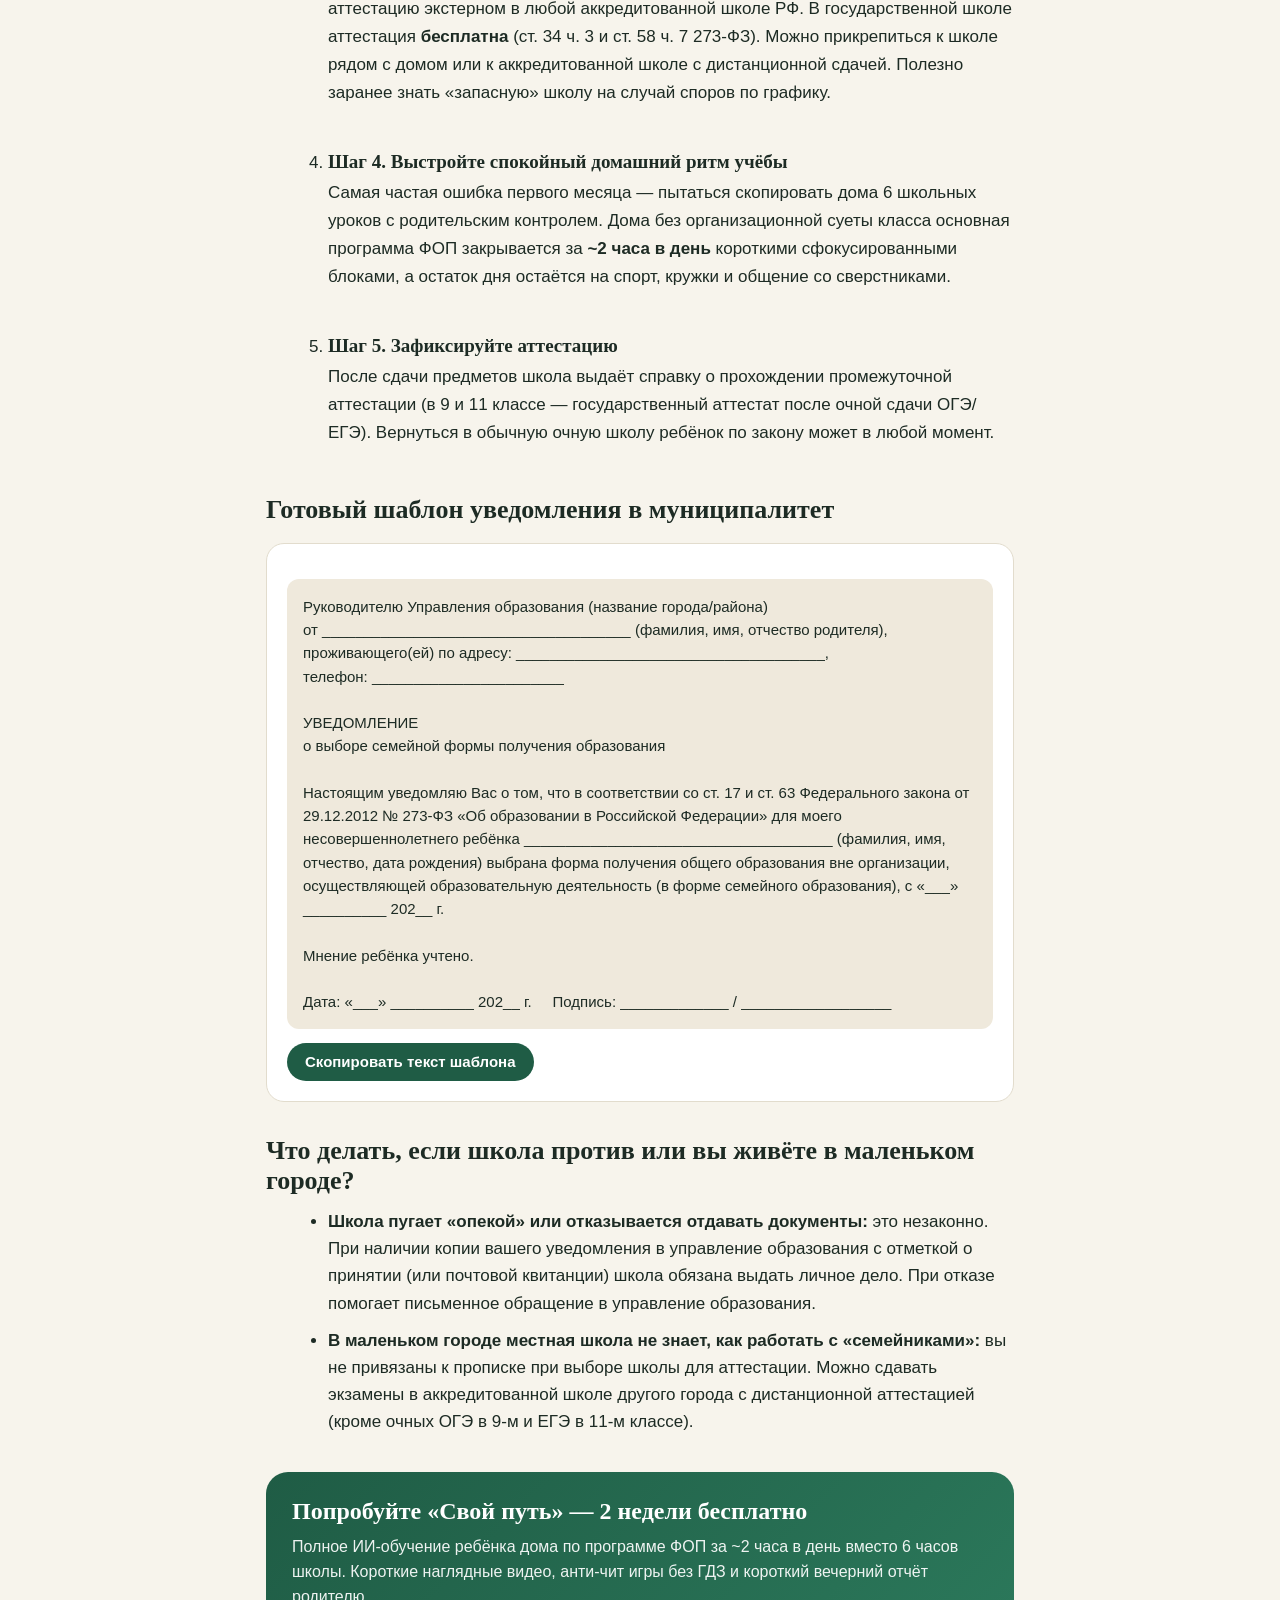
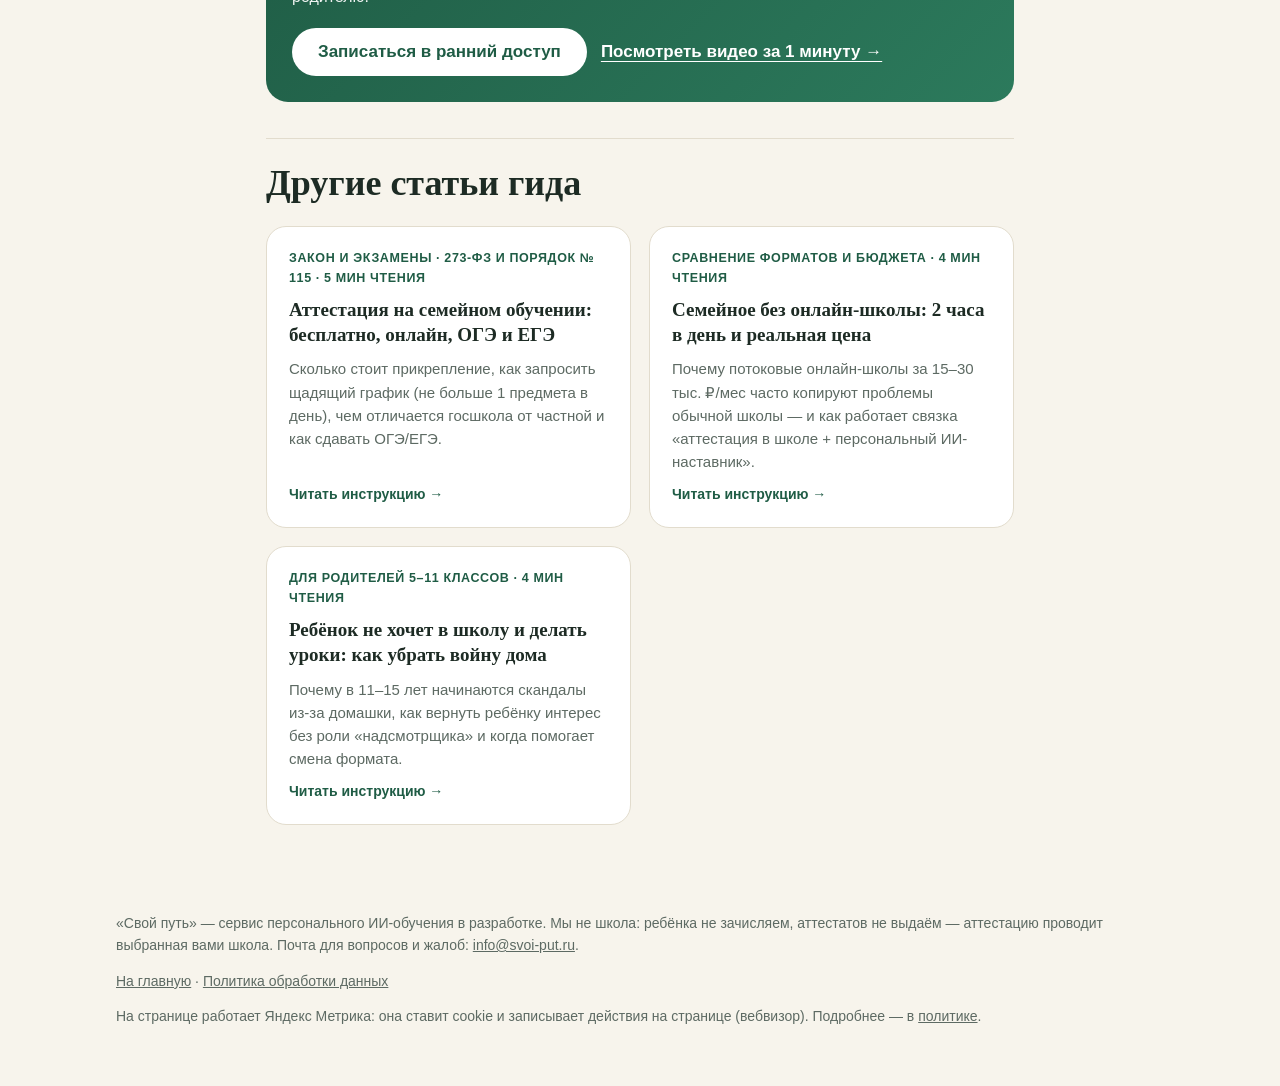
<file: kak-pereyti-na-semejnoe-obuchenie.html>
<!doctype html>
<html lang="ru">
<head>
<meta charset="utf-8">
<meta name="viewport" content="width=device-width, initial-scale=1">
<title>Как перейти на семейное обучение в 2026–2027 году: шаги и документы — «Свой путь»</title>
<meta name="description" content="Пошаговая инструкция перехода на семейное обучение в РФ (273-ФЗ ст. 17 и 63): какие документы нужны, текст уведомления в муниципалитет, отчисление из школы и что делать, если школа против.">
<meta property="og:title" content="Как перейти на семейное обучение в 2026–2027 году: шаги и документы">
<meta property="og:description" content="Пошаговая инструкция перехода на семейное обучение в РФ (273-ФЗ ст. 17 и 63): какие документы нужны, текст уведомления в муниципалитет, отчисление из школы и что делать, если школа против.">
<meta property="og:type" content="article">
<meta name="theme-color" content="#1f5c45">
<meta name="yandex-verification" content="10084cd63caa8426">
<link rel="icon" href="static/favicon.svg" type="image/svg+xml">
<link rel="stylesheet" href="static/style.css?v=2026-11-23a">
<script src="static/pages.js?v=2026-11-23a" defer></script>
<script type="application/ld+json">{"@context": "https://schema.org", "@type": "Article", "headline": "Как перейти на семейное обучение в 2026–2027 году: шаги и документы", "description": "Пошаговая инструкция перехода на семейное обучение в РФ (273-ФЗ ст. 17 и 63): какие документы нужны, текст уведомления в муниципалитет, отчисление из школы и что делать, если школа против.", "inLanguage": "ru", "publisher": {"@type": "Organization", "name": "Свой путь", "url": "https://svoi-put.ru/"}}</script>
<script>
(function(m,e,t,r,i,k,a){m[i]=m[i]||function(){(m[i].a=m[i].a||[]).push(arguments)};m[i].l=1*new Date();
for(var j=0;j<e.scripts.length;j++){if(e.scripts[j].src===r){return;}}
k=e.createElement(t),a=e.getElementsByTagName(t)[0],k.async=1,k.src=r,a.parentNode.insertBefore(k,a)})
(window,document,"script","https://mc.yandex.ru/metrika/tag.js?id=114184940","ym");
ym(114184940,"init",{ssr:true,webvisor:true,clickmap:true,referrer:document.referrer,url:location.href,accurateTrackBounce:true,trackLinks:true});
</script>
<meta name="ym-id" content="114184940">
</head>
<body>
<noscript><div><img src="https://mc.yandex.ru/watch/114184940" style="position:absolute;left:-9999px;" alt=""></div></noscript>

<header class="top">
  <div class="wrap top__in">
    <a class="logo" href="./"><span class="logo__mark" aria-hidden="true"></span>Свой путь</a>
    <nav class="top__nav" aria-label="Навигация">
      <a class="top__link" href="./#stati">Все статьи</a>
      <a class="top__link" href="./#faq">FAQ</a>
      <a class="btn btn--small" href="./#zayavka" data-cta="article_header">2 недели бесплатно</a>
    </nav>
  </div>
</header>

<main class="sec">
  <div class="wrap article-wrap">
    <nav class="breadcrumbs" aria-label="Хлебные крошки">
      <a href="./">Главная</a><span>→</span><a href="./#stati">Статьи</a><span>→</span><span>Как перейти на семейное обучение: 5 шагов и документы</span>
    </nav>
    <p class="eyebrow">Пошаговая инструкция · 273-ФЗ · 5 мин чтения</p>
    <h1>Как перейти на семейное обучение в 2026–2027 году: шаги и документы</h1>
    <p class="lead">Законное право любого родителя с 1 по 11 класс. Справка от врача и согласие директора не нужны — разбираем точный порядок действий и даём текст уведомления.</p>
    <article class="article-body">
      <div class="callout callout--green">
  <p><b>Главное за 10 секунд:</b> семейное обучение разрешено законом «Об образовании» № 273-ФЗ (ст. 17 и 63) с <b>1 по 11 класс</b>. Перейти можно в <b>любой момент учебного года</b>, медицинская справка <b>не нужна</b>, а разрешение директора школы <b>не требуется</b>.</p>
</div>

<h2>Чем семейное обучение отличается от надомного</h2>
<p>Родителей часто путают в самой школе, требуя «справку ВКК» или диагноз. Важно различать две разные формы:</p>
<ul>
  <li><b>Надомное обучение</b> — для детей, которые не могут посещать школу по состоянию здоровья. К ним домой ходят школьные учителя, и для этого действительно нужна медицинская справка.</li>
  <li><b>Семейное образование (СО)</b> — осознанный выбор родителей по <b>ст. 17 ч. 1 п. 2 и ст. 44 ч. 3 273-ФЗ</b>. Ребёнок учится вне школы, справки и особые основания не нужны, а знания проверяет выбранная семьёй аккредитованная школа.</li>
</ul>

<h2>5 шагов перехода на семейное обучение</h2>
<ol class="guide-steps">
  <li>
    <h3>Шаг 1. Уведомите орган местного самоуправления (муниципалитет)</h3>
    <p>По <b>ст. 63 ч. 5 273-ФЗ</b> родители обязаны проинформировать управление (департамент) образования по месту жительства. Срок — за 15 дней до начала учебного года либо в течение 15 календарных дней с момента отчисления из школы, если переходите в середине года.</p>
    <p>Подать уведомление можно лично (в двух экземплярах, на вашем поставят отметку о приёме), заказным письмом с уведомлением о вручении или через региональный портал Госуслуг (в Москве — mos.ru).</p>
  </li>
  <li>
    <h3>Шаг 2. Напишите заявление об отчислении в текущей школе</h3>
    <p>На имя директора подаётся заявление в свободной форме: «Прошу отчислить моего ребёнка (ФИО, класс) в связи с переходом на семейную форму получения образования и выдать личное дело». Школа не имеет права «не отпустить» — это уведомительный порядок. В течение 3 рабочих дней вам выдают личное дело и медицинскую карту.</p>
  </li>
  <li>
    <h3>Шаг 3. Выберите аккредитованную школу для аттестации</h3>
    <p>Ребёнок на семейном обучении имеет право проходить промежуточную и итоговую аттестацию экстерном в любой аккредитованной школе РФ. В государственной школе аттестация <b>бесплатна</b> (ст. 34 ч. 3 и ст. 58 ч. 7 273-ФЗ). Можно прикрепиться к школе рядом с домом или к аккредитованной школе с дистанционной сдачей. Полезно заранее знать «запасную» школу на случай споров по графику.</p>
  </li>
  <li>
    <h3>Шаг 4. Выстройте спокойный домашний ритм учёбы</h3>
    <p>Самая частая ошибка первого месяца — пытаться скопировать дома 6 школьных уроков с родительским контролем. Дома без организационной суеты класса основная программа ФОП закрывается за <b>~2 часа в день</b> короткими сфокусированными блоками, а остаток дня остаётся на спорт, кружки и общение со сверстниками.</p>
  </li>
  <li>
    <h3>Шаг 5. Зафиксируйте аттестацию</h3>
    <p>После сдачи предметов школа выдаёт справку о прохождении промежуточной аттестации (в 9 и 11 классе — государственный аттестат после очной сдачи ОГЭ/ЕГЭ). Вернуться в обычную очную школу ребёнок по закону может в любой момент.</p>
  </li>
</ol>

<h2>Готовый шаблон уведомления в муниципалитет</h2>
<div class="doc-template" id="tplNotice">
  <pre>Руководителю Управления образования (название города/района)
от _____________________________________ (фамилия, имя, отчество родителя),
проживающего(ей) по адресу: _____________________________________,
телефон: _______________________

УВЕДОМЛЕНИЕ
о выборе семейной формы получения образования

Настоящим уведомляю Вас о том, что в соответствии со ст. 17 и ст. 63 Федерального закона от 29.12.2012 № 273-ФЗ «Об образовании в Российской Федерации» для моего несовершеннолетнего ребёнка _____________________________________ (фамилия, имя, отчество, дата рождения) выбрана форма получения общего образования вне организации, осуществляющей образовательную деятельность (в форме семейного образования), с «___» __________ 202__ г.

Мнение ребёнка учтено.

Дата: «___» __________ 202__ г.     Подпись: _____________ / __________________</pre>
  <button type="button" class="btn btn--small" data-copy-target="tplNotice">Скопировать текст шаблона</button>
</div>

<h2>Что делать, если школа против или вы живёте в маленьком городе?</h2>
<ul>
  <li><b>Школа пугает «опекой» или отказывается отдавать документы:</b> это незаконно. При наличии копии вашего уведомления в управление образования с отметкой о принятии (или почтовой квитанции) школа обязана выдать личное дело. При отказе помогает письменное обращение в управление образования.</li>
  <li><b>В маленьком городе местная школа не знает, как работать с «семейниками»:</b> вы не привязаны к прописке при выборе школы для аттестации. Можно сдавать экзамены в аккредитованной школе другого города с дистанционной аттестацией (кроме очных ОГЭ в 9-м и ЕГЭ в 11-м классе).</li>
</ul>
    </article>

    <aside class="article-cta">
      <h2>Попробуйте «Свой путь» — 2 недели бесплатно</h2>
      <p>Полное ИИ-обучение ребёнка дома по программе ФОП за ~2 часа в день вместо 6 часов школы. Короткие наглядные видео, анти-чит игры без ГДЗ и короткий вечерний отчёт родителю.</p>
      <div class="article-cta__btns">
        <a class="btn btn--light" href="./#zayavka" data-cta="article_cta">Записаться в ранний доступ</a>
        <a class="article-cta__link" href="./#video">Посмотреть видео за 1 минуту →</a>
      </div>
    </aside>

    <section class="related-box">
      <h2>Другие статьи гида</h2>
      <div class="articles-grid">
        <a class="art-card" href="attestaciya-na-semejnom-obuchenii.html"><span class="art-card__kicker">Закон и экзамены · 273-ФЗ и Порядок № 115 · 5 мин чтения</span><h3>Аттестация на семейном обучении: бесплатно, онлайн, ОГЭ и ЕГЭ</h3><p>Сколько стоит прикрепление, как запросить щадящий график (не больше 1 предмета в день), чем отличается госшкола от частной и как сдавать ОГЭ/ЕГЭ.</p><span class="art-card__more">Читать инструкцию →</span></a>
      <a class="art-card" href="semejnoe-obuchenie-vs-onlajn-shkola.html"><span class="art-card__kicker">Сравнение форматов и бюджета · 4 мин чтения</span><h3>Семейное без онлайн-школы: 2 часа в день и реальная цена</h3><p>Почему потоковые онлайн-школы за 15–30 тыс. ₽/мес часто копируют проблемы обычной школы — и как работает связка «аттестация в школе + персональный ИИ-наставник».</p><span class="art-card__more">Читать инструкцию →</span></a>
      <a class="art-card" href="rebenok-ne-hochet-uchitsya.html"><span class="art-card__kicker">Для родителей 5–11 классов · 4 мин чтения</span><h3>Ребёнок не хочет в школу и делать уроки: как убрать войну дома</h3><p>Почему в 11–15 лет начинаются скандалы из-за домашки, как вернуть ребёнку интерес без роли «надсмотрщика» и когда помогает смена формата.</p><span class="art-card__more">Читать инструкцию →</span></a>
      </div>
    </section>
  </div>
</main>

<footer class="foot">
  <div class="wrap">
    <p>«Свой путь» — сервис персонального ИИ-обучения в разработке. Мы не школа: ребёнка не зачисляем, аттестатов не выдаём — аттестацию проводит выбранная вами школа. Почта для вопросов и жалоб: <a href="mailto:info@svoi-put.ru">info@svoi-put.ru</a>.</p>
    <p><a href="./">На главную</a> · <a href="privacy.html">Политика обработки данных</a></p>
  </div>
<div class="wrap"><p class="ym-note">На странице работает Яндекс Метрика: она ставит cookie и записывает действия на странице (вебвизор). Подробнее — в <a href="privacy.html">политике</a>.</p></div>
</footer>
</body>
</html>
</file>
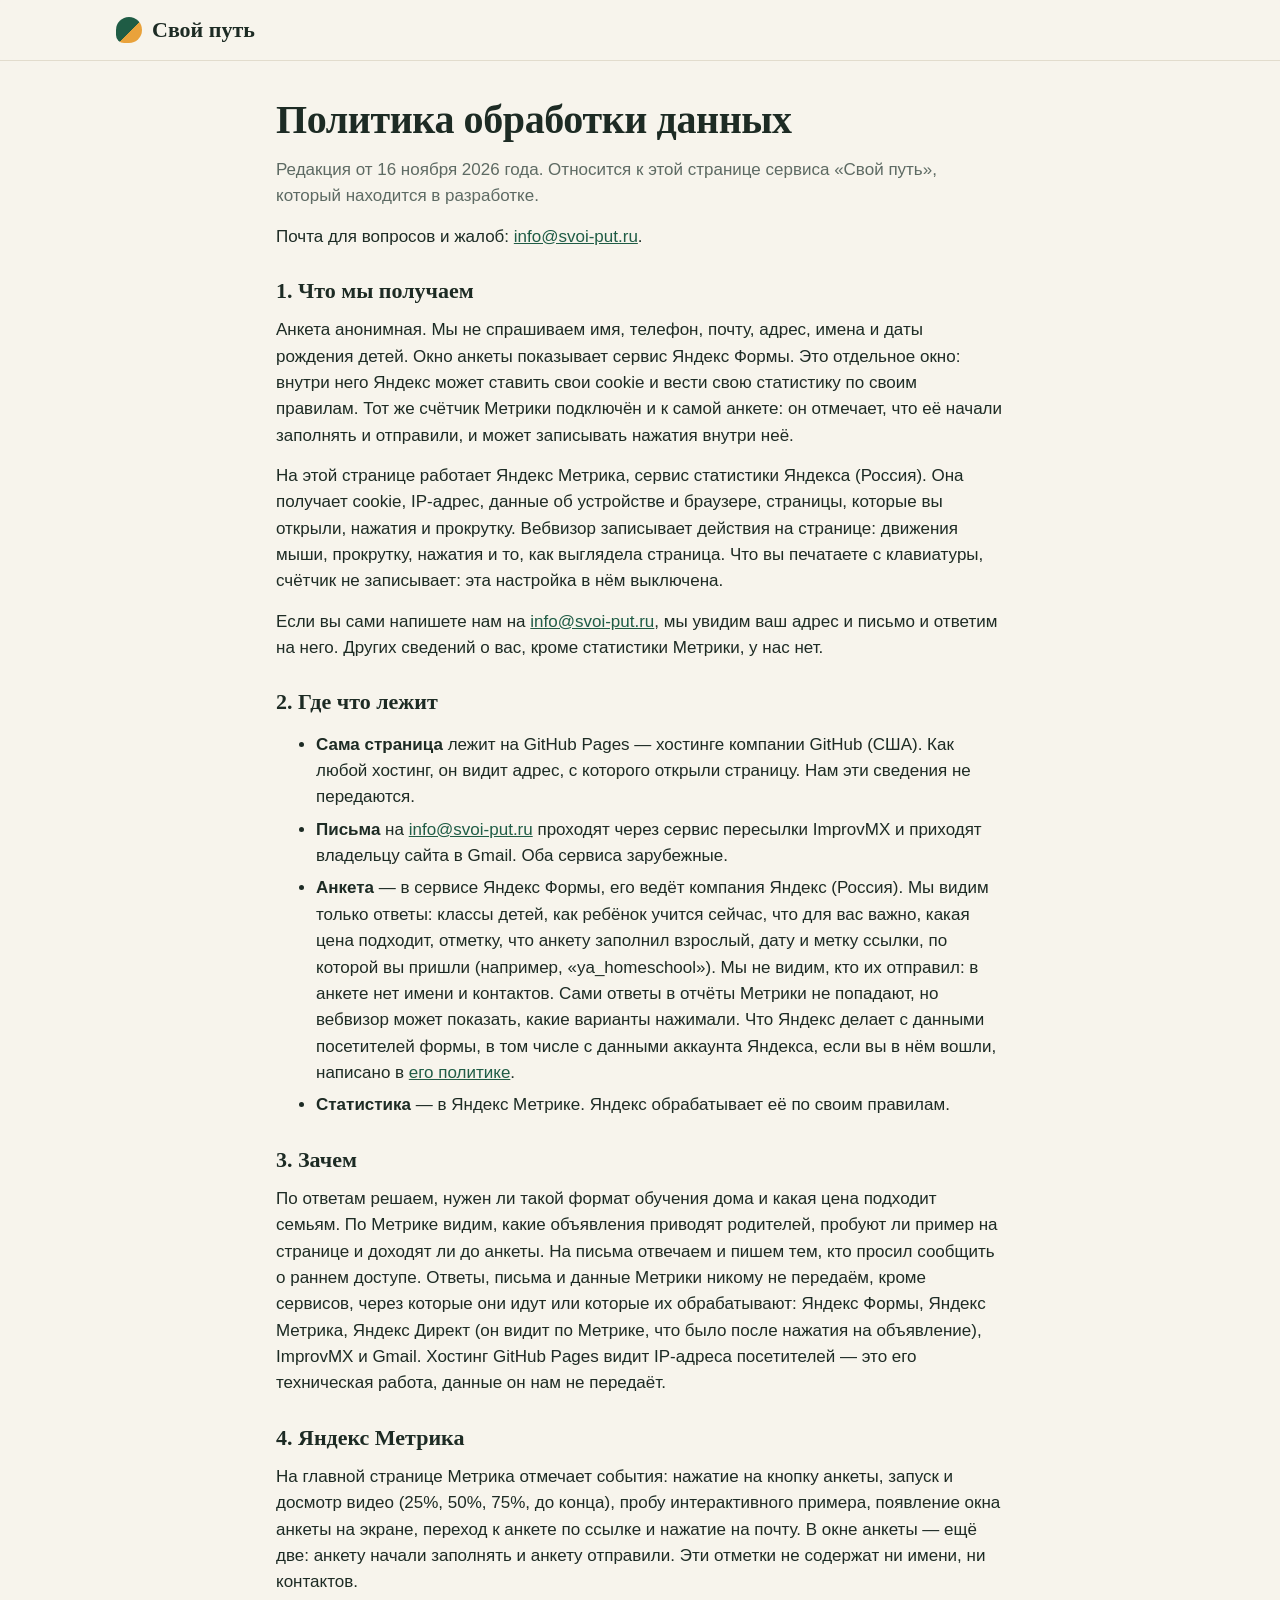
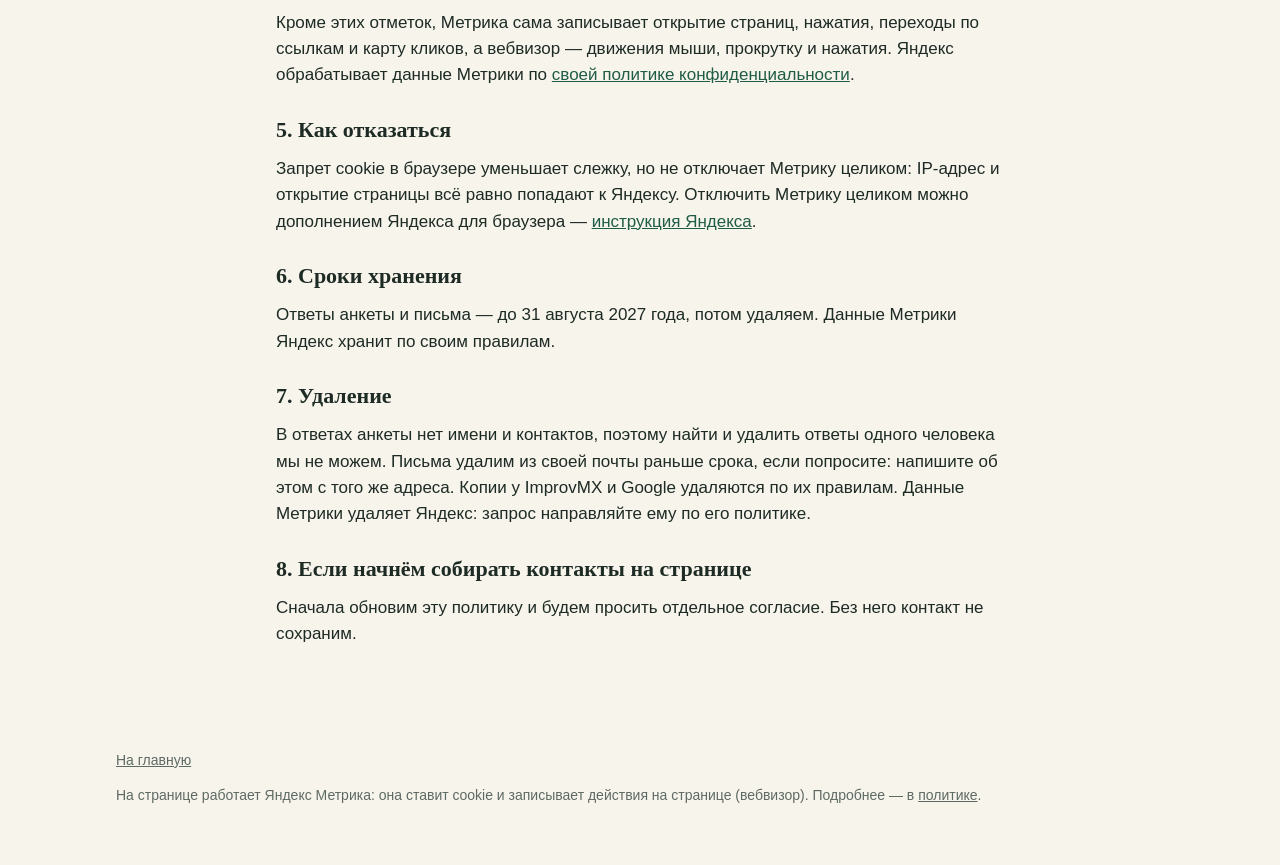
<file: privacy.html>
<!doctype html>
<html lang="ru">
<head>
<meta charset="utf-8">
<meta name="viewport" content="width=device-width, initial-scale=1">
<title>Политика обработки данных — «Свой путь»</title>
<meta name="robots" content="noindex">
<link rel="icon" href="static/favicon.svg" type="image/svg+xml">
<link rel="stylesheet" href="static/style.css?v=2026-11-23a">
<script>
(function(m,e,t,r,i,k,a){m[i]=m[i]||function(){(m[i].a=m[i].a||[]).push(arguments)};m[i].l=1*new Date();
for(var j=0;j<e.scripts.length;j++){if(e.scripts[j].src===r){return;}}
k=e.createElement(t),a=e.getElementsByTagName(t)[0],k.async=1,k.src=r,a.parentNode.insertBefore(k,a)})
(window,document,"script","https://mc.yandex.ru/metrika/tag.js?id=114184940","ym");
ym(114184940,"init",{ssr:true,webvisor:true,clickmap:true,referrer:document.referrer,url:location.href,accurateTrackBounce:true,trackLinks:true});
</script>
<meta name="ym-id" content="114184940">
</head>
<body>
<noscript><div><img src="https://mc.yandex.ru/watch/114184940" style="position:absolute;left:-9999px;" alt=""></div></noscript>

<header class="top"><div class="wrap top__in"><a class="logo" href="./"><span class="logo__mark" aria-hidden="true"></span>Свой путь</a></div></header>
<main class="doc"><div class="wrap narrow">
<h1>Политика обработки данных</h1>
<p class="muted">Редакция от 16 ноября 2026 года. Относится к этой странице сервиса «Свой путь», который находится в разработке.</p>
<p>Почта для вопросов и жалоб: <a href="mailto:info@svoi-put.ru">info@svoi-put.ru</a>.</p>

<h2>1. Что мы получаем</h2>
<p>Анкета анонимная. Мы не спрашиваем имя, телефон, почту, адрес, имена и даты рождения детей. Окно анкеты показывает сервис Яндекс Формы. Это отдельное окно: внутри него Яндекс может ставить свои cookie и вести свою статистику по своим правилам. Тот же счётчик Метрики подключён и к самой анкете: он отмечает, что её начали заполнять и отправили, и может записывать нажатия внутри неё.</p>
<p>На этой странице работает Яндекс Метрика, сервис статистики Яндекса (Россия). Она получает cookie, IP-адрес, данные об устройстве и браузере, страницы, которые вы открыли, нажатия и прокрутку. Вебвизор записывает действия на странице: движения мыши, прокрутку, нажатия и то, как выглядела страница. Что вы печатаете с клавиатуры, счётчик не записывает: эта настройка в нём выключена.</p>
<p>Если вы сами напишете нам на <a href="mailto:info@svoi-put.ru">info@svoi-put.ru</a>, мы увидим ваш адрес и письмо и ответим на него. Других сведений о вас, кроме статистики Метрики, у нас нет.</p>

<h2>2. Где что лежит</h2>
<ul>
<li><b>Сама страница</b> лежит на GitHub Pages — хостинге компании GitHub (США). Как любой хостинг, он видит адрес, с которого открыли страницу. Нам эти сведения не передаются.</li>
<li><b>Письма</b> на <a href="mailto:info@svoi-put.ru">info@svoi-put.ru</a> проходят через сервис пересылки ImprovMX и приходят владельцу сайта в Gmail. Оба сервиса зарубежные.</li>
<li><b>Анкета</b> — в сервисе Яндекс Формы, его ведёт компания Яндекс (Россия). Мы видим только ответы: классы детей, как ребёнок учится сейчас, что для вас важно, какая цена подходит, отметку, что анкету заполнил взрослый, дату и метку ссылки, по которой вы пришли (например, «ya_homeschool»). Мы не видим, кто их отправил: в анкете нет имени и контактов. Сами ответы в отчёты Метрики не попадают, но вебвизор может показать, какие варианты нажимали. Что Яндекс делает с данными посетителей формы, в том числе с данными аккаунта Яндекса, если вы в нём вошли, написано в <a href="https://yandex.ru/legal/confidential/" target="_blank" rel="noopener">его политике</a>.</li>
<li><b>Статистика</b> — в Яндекс Метрике. Яндекс обрабатывает её по своим правилам.</li>
</ul>

<h2>3. Зачем</h2>
<p>По ответам решаем, нужен ли такой формат обучения дома и какая цена подходит семьям. По Метрике видим, какие объявления приводят родителей, пробуют ли пример на странице и доходят ли до анкеты. На письма отвечаем и пишем тем, кто просил сообщить о раннем доступе. Ответы, письма и данные Метрики никому не передаём, кроме сервисов, через которые они идут или которые их обрабатывают: Яндекс Формы, Яндекс Метрика, Яндекс Директ (он видит по Метрике, что было после нажатия на объявление), ImprovMX и Gmail. Хостинг GitHub Pages видит IP-адреса посетителей — это его техническая работа, данные он нам не передаёт.</p>

<h2>4. Яндекс Метрика</h2>
<p>На главной странице Метрика отмечает события: нажатие на кнопку анкеты, запуск и досмотр видео (25%, 50%, 75%, до конца), пробу интерактивного примера, появление окна анкеты на экране, переход к анкете по ссылке и нажатие на почту. В окне анкеты — ещё две: анкету начали заполнять и анкету отправили. Эти отметки не содержат ни имени, ни контактов.</p>
<p>Кроме этих отметок, Метрика сама записывает открытие страниц, нажатия, переходы по ссылкам и карту кликов, а вебвизор — движения мыши, прокрутку и нажатия. Яндекс обрабатывает данные Метрики по <a href="https://yandex.ru/legal/confidential/" target="_blank" rel="noopener">своей политике конфиденциальности</a>.</p>

<h2>5. Как отказаться</h2>
<p>Запрет cookie в браузере уменьшает слежку, но не отключает Метрику целиком: IP-адрес и открытие страницы всё равно попадают к Яндексу. Отключить Метрику целиком можно дополнением Яндекса для браузера — <a href="https://yandex.ru/support/metrica/general/opt-out.html" target="_blank" rel="noopener">инструкция Яндекса</a>.</p>

<h2>6. Сроки хранения</h2>
<p>Ответы анкеты и письма — до 31 августа 2027 года, потом удаляем. Данные Метрики Яндекс хранит по своим правилам.</p>

<h2>7. Удаление</h2>
<p>В ответах анкеты нет имени и контактов, поэтому найти и удалить ответы одного человека мы не можем. Письма удалим из своей почты раньше срока, если попросите: напишите об этом с того же адреса. Копии у ImprovMX и Google удаляются по их правилам. Данные Метрики удаляет Яндекс: запрос направляйте ему по его политике.</p>

<h2>8. Если начнём собирать контакты на странице</h2>
<p>Сначала обновим эту политику и будем просить отдельное согласие. Без него контакт не сохраним.</p>
</div></main>
<footer class="foot"><div class="wrap"><p><a href="./">На главную</a></p></div><div class="wrap"><p class="ym-note">На странице работает Яндекс Метрика: она ставит cookie и записывает действия на странице (вебвизор). Подробнее — в <a href="privacy.html">политике</a>.</p></div>
</footer>
</body>
</html>
</file>
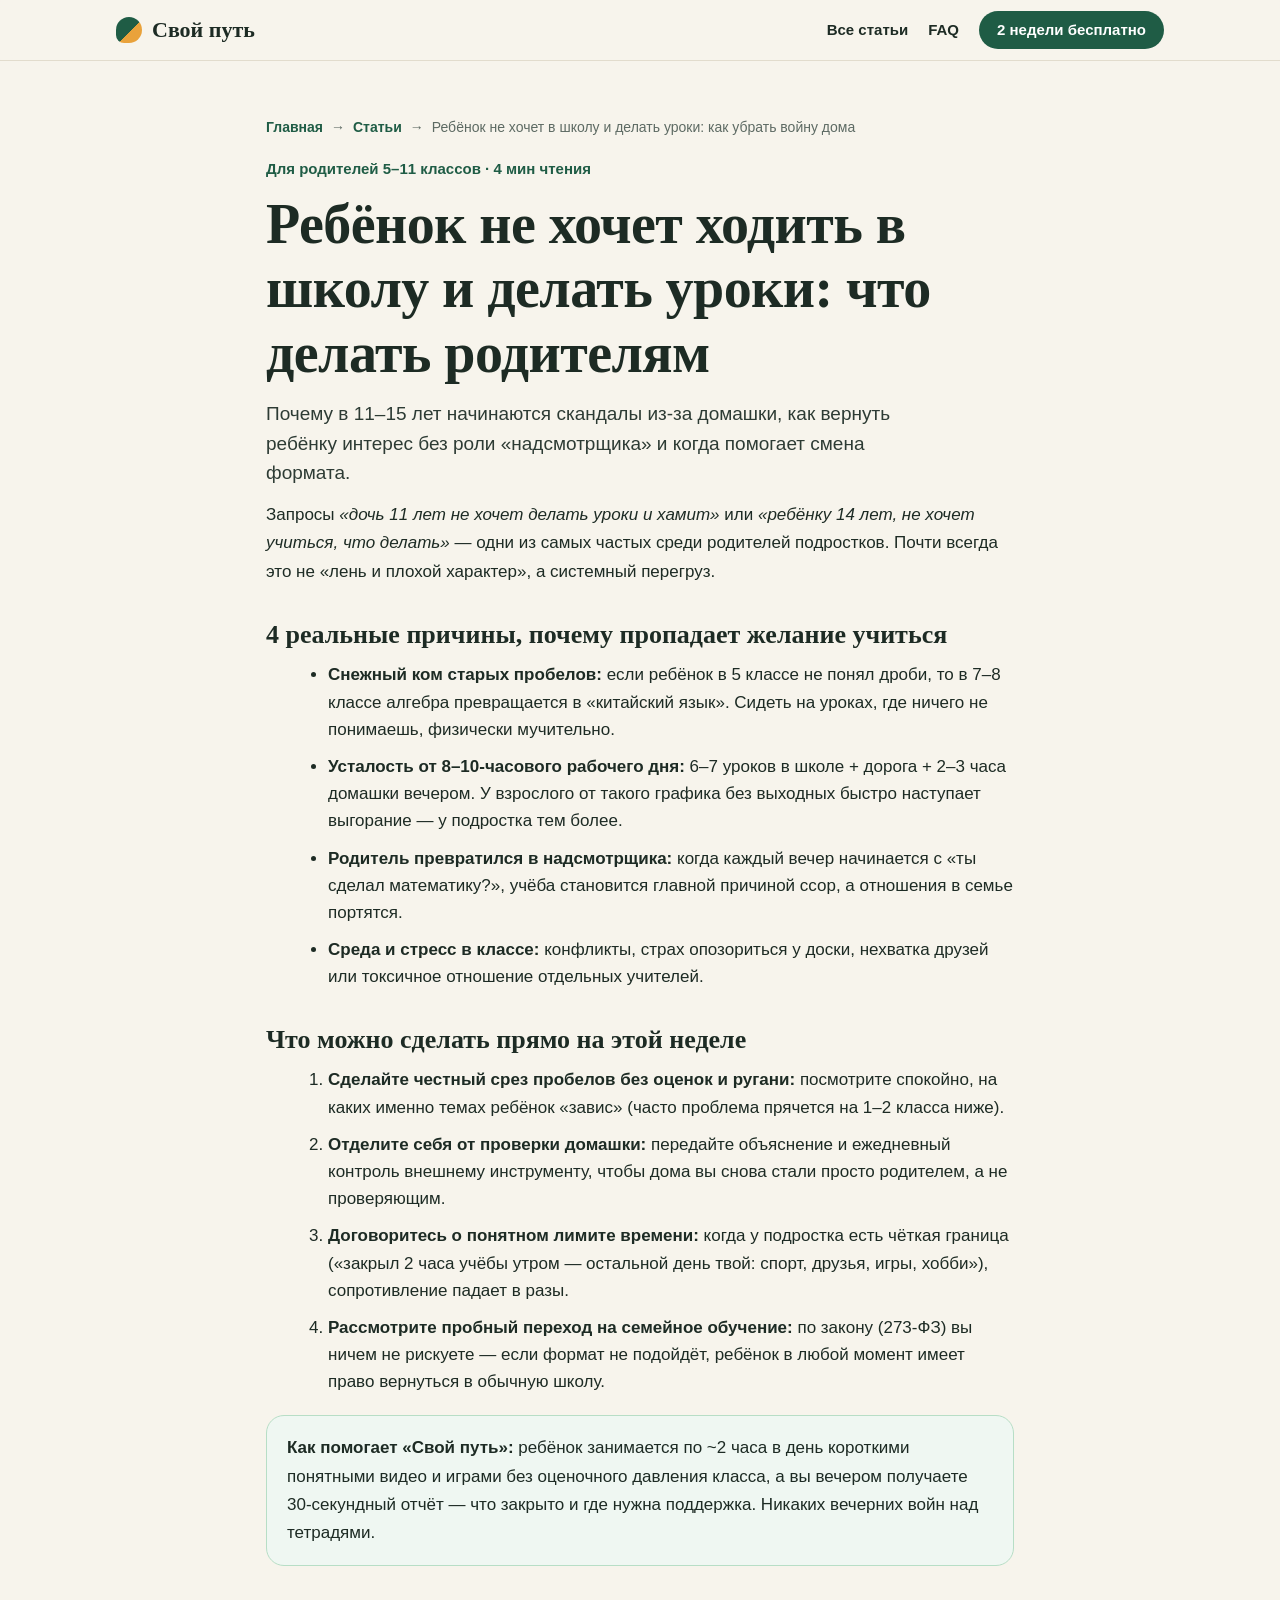
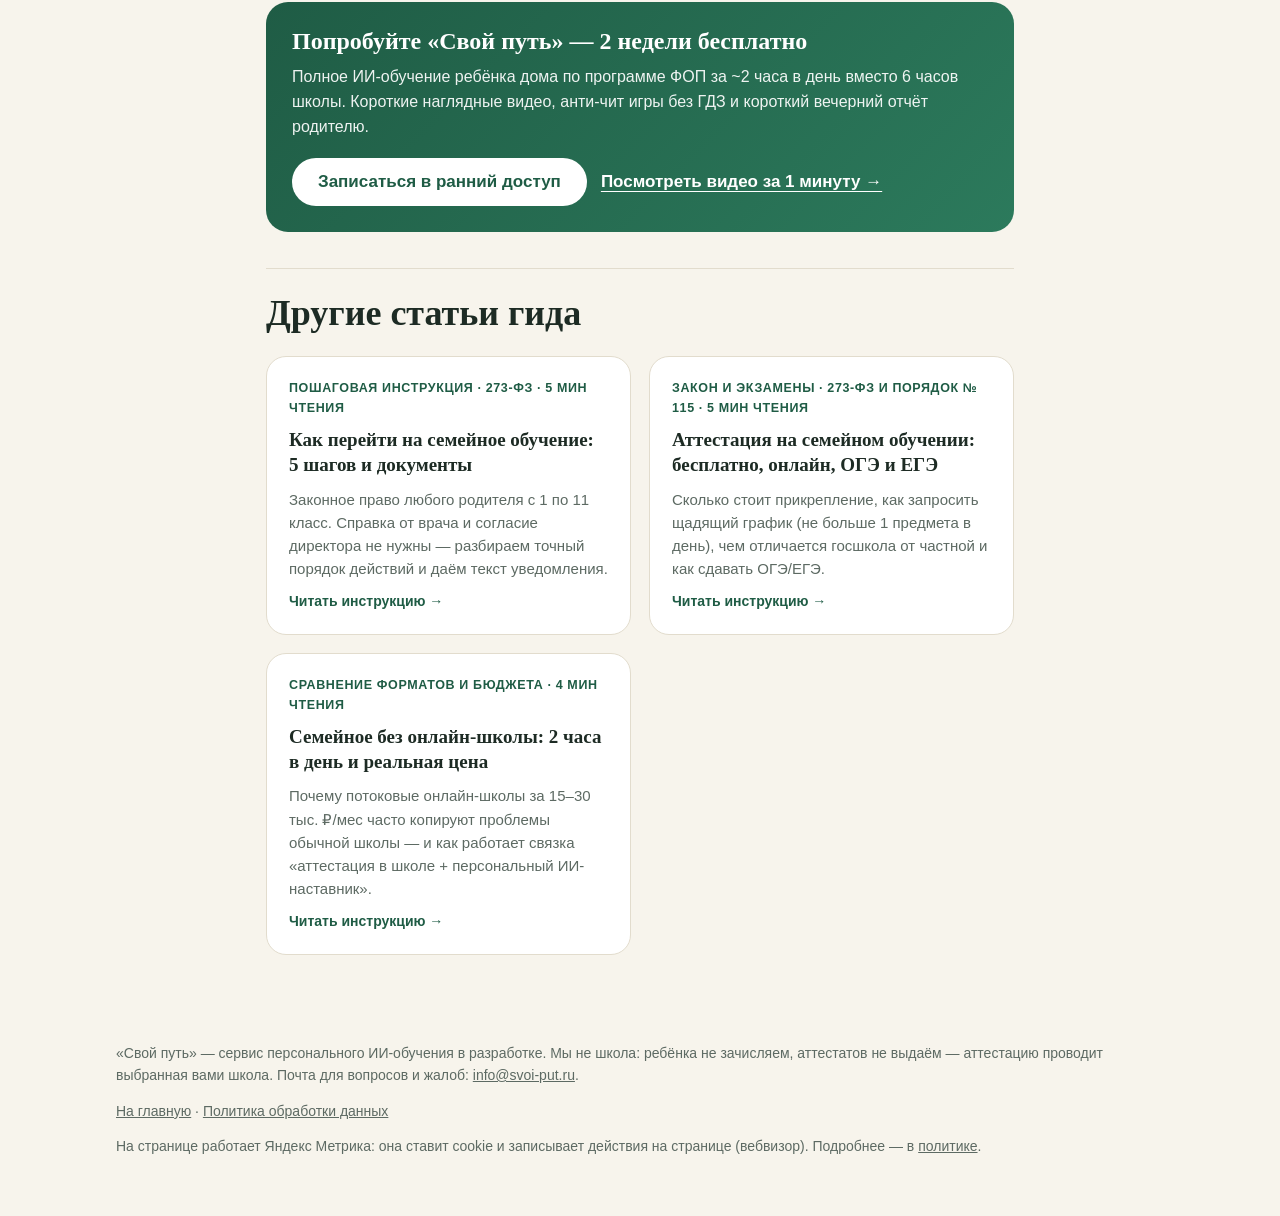
<file: rebenok-ne-hochet-uchitsya.html>
<!doctype html>
<html lang="ru">
<head>
<meta charset="utf-8">
<meta name="viewport" content="width=device-width, initial-scale=1">
<title>Ребёнок не хочет ходить в школу и делать уроки: что делать родителям — «Свой путь»</title>
<meta name="description" content="Что делать, если ребёнок 10–15 лет не хочет ходить в школу и делать уроки: 4 реальные причины выгорания, как перестать ссориться из-за домашки и как работает переход на домашний ритм.">
<meta property="og:title" content="Ребёнок не хочет ходить в школу и делать уроки: что делать родителям">
<meta property="og:description" content="Что делать, если ребёнок 10–15 лет не хочет ходить в школу и делать уроки: 4 реальные причины выгорания, как перестать ссориться из-за домашки и как работает переход на домашний ритм.">
<meta property="og:type" content="article">
<meta name="theme-color" content="#1f5c45">
<meta name="yandex-verification" content="10084cd63caa8426">
<link rel="icon" href="static/favicon.svg" type="image/svg+xml">
<link rel="stylesheet" href="static/style.css?v=2026-11-23a">
<script src="static/pages.js?v=2026-11-23a" defer></script>
<script type="application/ld+json">{"@context": "https://schema.org", "@type": "Article", "headline": "Ребёнок не хочет ходить в школу и делать уроки: что делать родителям", "description": "Что делать, если ребёнок 10–15 лет не хочет ходить в школу и делать уроки: 4 реальные причины выгорания, как перестать ссориться из-за домашки и как работает переход на домашний ритм.", "inLanguage": "ru", "publisher": {"@type": "Organization", "name": "Свой путь", "url": "https://svoi-put.ru/"}}</script>
<script>
(function(m,e,t,r,i,k,a){m[i]=m[i]||function(){(m[i].a=m[i].a||[]).push(arguments)};m[i].l=1*new Date();
for(var j=0;j<e.scripts.length;j++){if(e.scripts[j].src===r){return;}}
k=e.createElement(t),a=e.getElementsByTagName(t)[0],k.async=1,k.src=r,a.parentNode.insertBefore(k,a)})
(window,document,"script","https://mc.yandex.ru/metrika/tag.js?id=114184940","ym");
ym(114184940,"init",{ssr:true,webvisor:true,clickmap:true,referrer:document.referrer,url:location.href,accurateTrackBounce:true,trackLinks:true});
</script>
<meta name="ym-id" content="114184940">
</head>
<body>
<noscript><div><img src="https://mc.yandex.ru/watch/114184940" style="position:absolute;left:-9999px;" alt=""></div></noscript>

<header class="top">
  <div class="wrap top__in">
    <a class="logo" href="./"><span class="logo__mark" aria-hidden="true"></span>Свой путь</a>
    <nav class="top__nav" aria-label="Навигация">
      <a class="top__link" href="./#stati">Все статьи</a>
      <a class="top__link" href="./#faq">FAQ</a>
      <a class="btn btn--small" href="./#zayavka" data-cta="article_header">2 недели бесплатно</a>
    </nav>
  </div>
</header>

<main class="sec">
  <div class="wrap article-wrap">
    <nav class="breadcrumbs" aria-label="Хлебные крошки">
      <a href="./">Главная</a><span>→</span><a href="./#stati">Статьи</a><span>→</span><span>Ребёнок не хочет в школу и делать уроки: как убрать войну дома</span>
    </nav>
    <p class="eyebrow">Для родителей 5–11 классов · 4 мин чтения</p>
    <h1>Ребёнок не хочет ходить в школу и делать уроки: что делать родителям</h1>
    <p class="lead">Почему в 11–15 лет начинаются скандалы из-за домашки, как вернуть ребёнку интерес без роли «надсмотрщика» и когда помогает смена формата.</p>
    <article class="article-body">
      <p>Запросы <i>«дочь 11 лет не хочет делать уроки и хамит»</i> или <i>«ребёнку 14 лет, не хочет учиться, что делать»</i> — одни из самых частых среди родителей подростков. Почти всегда это не «лень и плохой характер», а системный перегруз.</p>

<h2>4 реальные причины, почему пропадает желание учиться</h2>
<ul>
  <li><b>Снежный ком старых пробелов:</b> если ребёнок в 5 классе не понял дроби, то в 7–8 классе алгебра превращается в «китайский язык». Сидеть на уроках, где ничего не понимаешь, физически мучительно.</li>
  <li><b>Усталость от 8–10-часового рабочего дня:</b> 6–7 уроков в школе + дорога + 2–3 часа домашки вечером. У взрослого от такого графика без выходных быстро наступает выгорание — у подростка тем более.</li>
  <li><b>Родитель превратился в надсмотрщика:</b> когда каждый вечер начинается с «ты сделал математику?», учёба становится главной причиной ссор, а отношения в семье портятся.</li>
  <li><b>Среда и стресс в классе:</b> конфликты, страх опозориться у доски, нехватка друзей или токсичное отношение отдельных учителей.</li>
</ul>

<h2>Что можно сделать прямо на этой неделе</h2>
<ol class="guide-steps">
  <li><b>Сделайте честный срез пробелов без оценок и ругани:</b> посмотрите спокойно, на каких именно темах ребёнок «завис» (часто проблема прячется на 1–2 класса ниже).</li>
  <li><b>Отделите себя от проверки домашки:</b> передайте объяснение и ежедневный контроль внешнему инструменту, чтобы дома вы снова стали просто родителем, а не проверяющим.</li>
  <li><b>Договоритесь о понятном лимите времени:</b> когда у подростка есть чёткая граница («закрыл 2 часа учёбы утром — остальной день твой: спорт, друзья, игры, хобби»), сопротивление падает в разы.</li>
  <li><b>Рассмотрите пробный переход на семейное обучение:</b> по закону (273-ФЗ) вы ничем не рискуете — если формат не подойдёт, ребёнок в любой момент имеет право вернуться в обычную школу.</li>
</ol>

<div class="callout callout--green">
  <p><b>Как помогает «Свой путь»:</b> ребёнок занимается по ~2 часа в день короткими понятными видео и играми без оценочного давления класса, а вы вечером получаете 30-секундный отчёт — что закрыто и где нужна поддержка. Никаких вечерних войн над тетрадями.</p>
</div>
    </article>

    <aside class="article-cta">
      <h2>Попробуйте «Свой путь» — 2 недели бесплатно</h2>
      <p>Полное ИИ-обучение ребёнка дома по программе ФОП за ~2 часа в день вместо 6 часов школы. Короткие наглядные видео, анти-чит игры без ГДЗ и короткий вечерний отчёт родителю.</p>
      <div class="article-cta__btns">
        <a class="btn btn--light" href="./#zayavka" data-cta="article_cta">Записаться в ранний доступ</a>
        <a class="article-cta__link" href="./#video">Посмотреть видео за 1 минуту →</a>
      </div>
    </aside>

    <section class="related-box">
      <h2>Другие статьи гида</h2>
      <div class="articles-grid">
        <a class="art-card" href="kak-pereyti-na-semejnoe-obuchenie.html"><span class="art-card__kicker">Пошаговая инструкция · 273-ФЗ · 5 мин чтения</span><h3>Как перейти на семейное обучение: 5 шагов и документы</h3><p>Законное право любого родителя с 1 по 11 класс. Справка от врача и согласие директора не нужны — разбираем точный порядок действий и даём текст уведомления.</p><span class="art-card__more">Читать инструкцию →</span></a>
      <a class="art-card" href="attestaciya-na-semejnom-obuchenii.html"><span class="art-card__kicker">Закон и экзамены · 273-ФЗ и Порядок № 115 · 5 мин чтения</span><h3>Аттестация на семейном обучении: бесплатно, онлайн, ОГЭ и ЕГЭ</h3><p>Сколько стоит прикрепление, как запросить щадящий график (не больше 1 предмета в день), чем отличается госшкола от частной и как сдавать ОГЭ/ЕГЭ.</p><span class="art-card__more">Читать инструкцию →</span></a>
      <a class="art-card" href="semejnoe-obuchenie-vs-onlajn-shkola.html"><span class="art-card__kicker">Сравнение форматов и бюджета · 4 мин чтения</span><h3>Семейное без онлайн-школы: 2 часа в день и реальная цена</h3><p>Почему потоковые онлайн-школы за 15–30 тыс. ₽/мес часто копируют проблемы обычной школы — и как работает связка «аттестация в школе + персональный ИИ-наставник».</p><span class="art-card__more">Читать инструкцию →</span></a>
      </div>
    </section>
  </div>
</main>

<footer class="foot">
  <div class="wrap">
    <p>«Свой путь» — сервис персонального ИИ-обучения в разработке. Мы не школа: ребёнка не зачисляем, аттестатов не выдаём — аттестацию проводит выбранная вами школа. Почта для вопросов и жалоб: <a href="mailto:info@svoi-put.ru">info@svoi-put.ru</a>.</p>
    <p><a href="./">На главную</a> · <a href="privacy.html">Политика обработки данных</a></p>
  </div>
<div class="wrap"><p class="ym-note">На странице работает Яндекс Метрика: она ставит cookie и записывает действия на странице (вебвизор). Подробнее — в <a href="privacy.html">политике</a>.</p></div>
</footer>
</body>
</html>
</file>
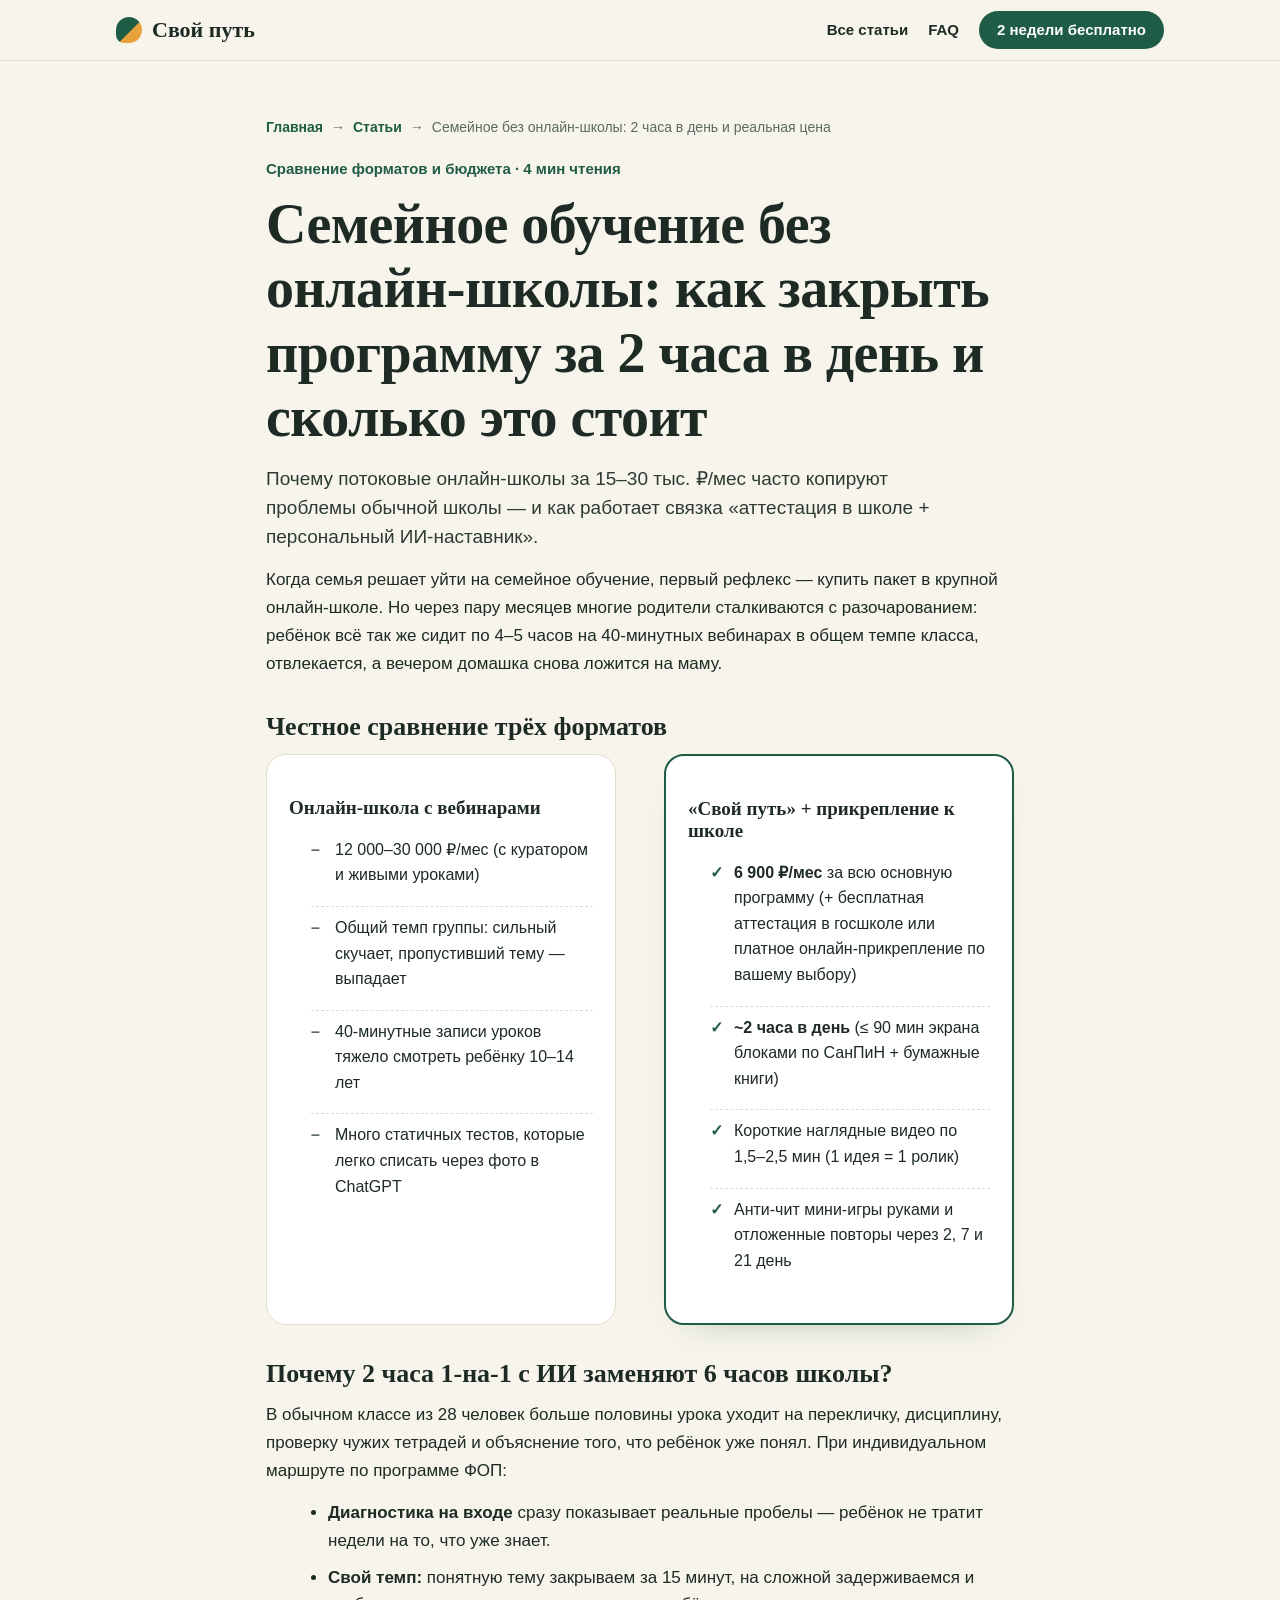
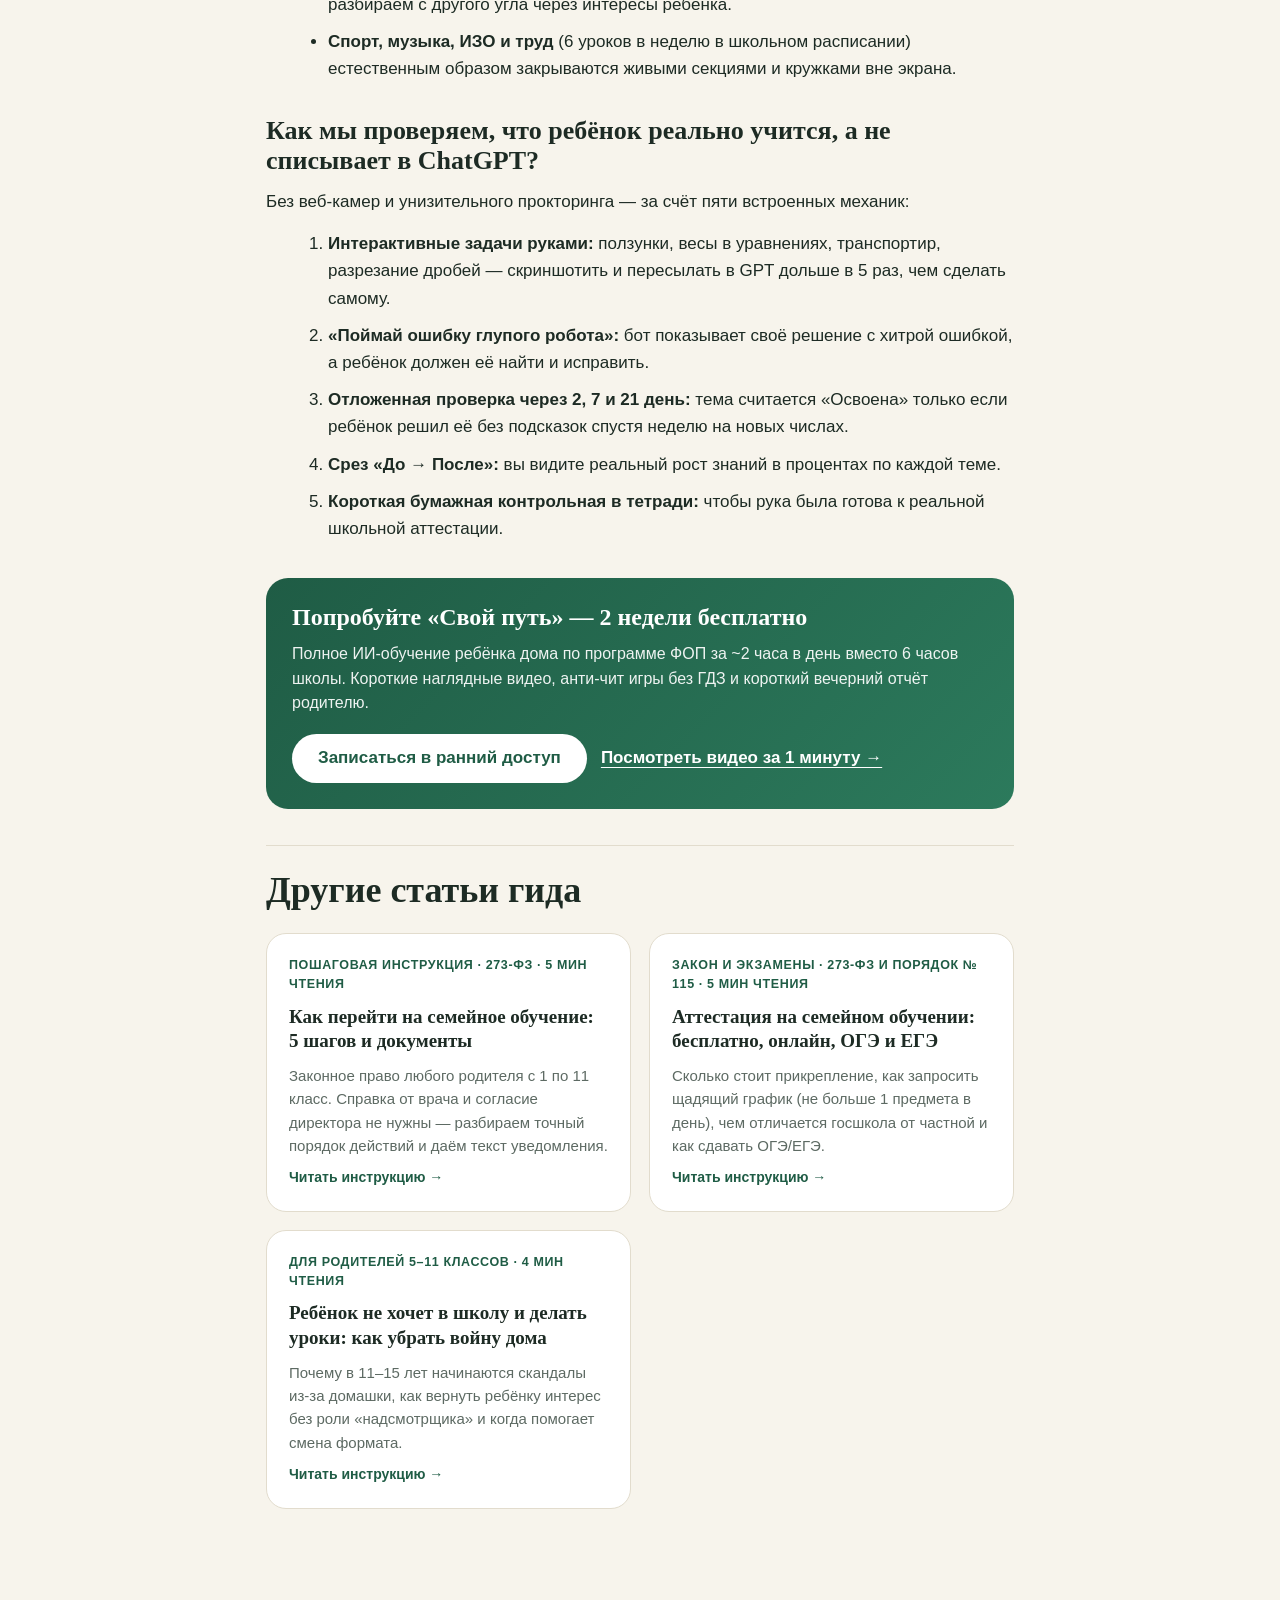
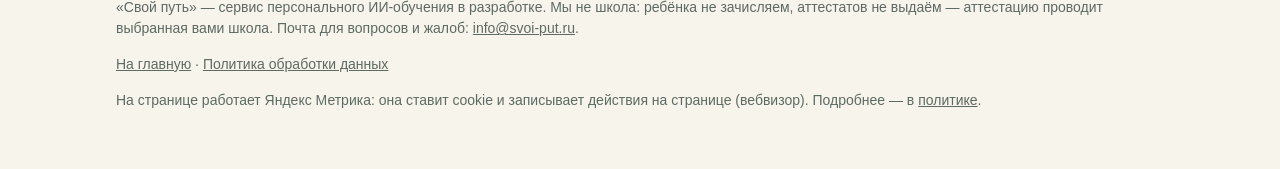
<file: semejnoe-obuchenie-vs-onlajn-shkola.html>
<!doctype html>
<html lang="ru">
<head>
<meta charset="utf-8">
<meta name="viewport" content="width=device-width, initial-scale=1">
<title>Семейное обучение без онлайн-школы: как закрыть программу за 2 часа в день и сколько это стоит — «Свой путь»</title>
<meta name="description" content="Честное сравнение обычной школы, потоковых онлайн-школ (15–30 тыс. ₽/мес) и персонального ИИ-обучения дома за ~2 часа в день. Как проверить, что ребёнок не списывает в ChatGPT.">
<meta property="og:title" content="Семейное обучение без онлайн-школы: как закрыть программу за 2 часа в день и сколько это стоит">
<meta property="og:description" content="Честное сравнение обычной школы, потоковых онлайн-школ (15–30 тыс. ₽/мес) и персонального ИИ-обучения дома за ~2 часа в день. Как проверить, что ребёнок не списывает в ChatGPT.">
<meta property="og:type" content="article">
<meta name="theme-color" content="#1f5c45">
<meta name="yandex-verification" content="10084cd63caa8426">
<link rel="icon" href="static/favicon.svg" type="image/svg+xml">
<link rel="stylesheet" href="static/style.css?v=2026-11-23a">
<script src="static/pages.js?v=2026-11-23a" defer></script>
<script type="application/ld+json">{"@context": "https://schema.org", "@type": "Article", "headline": "Семейное обучение без онлайн-школы: как закрыть программу за 2 часа в день и сколько это стоит", "description": "Честное сравнение обычной школы, потоковых онлайн-школ (15–30 тыс. ₽/мес) и персонального ИИ-обучения дома за ~2 часа в день. Как проверить, что ребёнок не списывает в ChatGPT.", "inLanguage": "ru", "publisher": {"@type": "Organization", "name": "Свой путь", "url": "https://svoi-put.ru/"}}</script>
<script>
(function(m,e,t,r,i,k,a){m[i]=m[i]||function(){(m[i].a=m[i].a||[]).push(arguments)};m[i].l=1*new Date();
for(var j=0;j<e.scripts.length;j++){if(e.scripts[j].src===r){return;}}
k=e.createElement(t),a=e.getElementsByTagName(t)[0],k.async=1,k.src=r,a.parentNode.insertBefore(k,a)})
(window,document,"script","https://mc.yandex.ru/metrika/tag.js?id=114184940","ym");
ym(114184940,"init",{ssr:true,webvisor:true,clickmap:true,referrer:document.referrer,url:location.href,accurateTrackBounce:true,trackLinks:true});
</script>
<meta name="ym-id" content="114184940">
</head>
<body>
<noscript><div><img src="https://mc.yandex.ru/watch/114184940" style="position:absolute;left:-9999px;" alt=""></div></noscript>

<header class="top">
  <div class="wrap top__in">
    <a class="logo" href="./"><span class="logo__mark" aria-hidden="true"></span>Свой путь</a>
    <nav class="top__nav" aria-label="Навигация">
      <a class="top__link" href="./#stati">Все статьи</a>
      <a class="top__link" href="./#faq">FAQ</a>
      <a class="btn btn--small" href="./#zayavka" data-cta="article_header">2 недели бесплатно</a>
    </nav>
  </div>
</header>

<main class="sec">
  <div class="wrap article-wrap">
    <nav class="breadcrumbs" aria-label="Хлебные крошки">
      <a href="./">Главная</a><span>→</span><a href="./#stati">Статьи</a><span>→</span><span>Семейное без онлайн-школы: 2 часа в день и реальная цена</span>
    </nav>
    <p class="eyebrow">Сравнение форматов и бюджета · 4 мин чтения</p>
    <h1>Семейное обучение без онлайн-школы: как закрыть программу за 2 часа в день и сколько это стоит</h1>
    <p class="lead">Почему потоковые онлайн-школы за 15–30 тыс. ₽/мес часто копируют проблемы обычной школы — и как работает связка «аттестация в школе + персональный ИИ-наставник».</p>
    <article class="article-body">
      <p>Когда семья решает уйти на семейное обучение, первый рефлекс — купить пакет в крупной онлайн-школе. Но через пару месяцев многие родители сталкиваются с разочарованием: ребёнок всё так же сидит по 4–5 часов на 40-минутных вебинарах в общем темпе класса, отвлекается, а вечером домашка снова ложится на маму.</p>

<h2>Честное сравнение трёх форматов</h2>
<div class="two">
  <div class="cmp-card">
    <h3>Онлайн-школа с вебинарами</h3>
    <ul class="cmp-list cmp-list--old">
      <li>12 000–30 000 ₽/мес (с куратором и живыми уроками)</li>
      <li>Общий темп группы: сильный скучает, пропустивший тему — выпадает</li>
      <li>40-минутные записи уроков тяжело смотреть ребёнку 10–14 лет</li>
      <li>Много статичных тестов, которые легко списать через фото в ChatGPT</li>
    </ul>
  </div>
  <div class="cmp-card cmp-card--us">
    <h3>«Свой путь» + прикрепление к школе</h3>
    <ul class="cmp-list cmp-list--us">
      <li><b>6 900 ₽/мес</b> за всю основную программу (+ бесплатная аттестация в госшколе или платное онлайн-прикрепление по вашему выбору)</li>
      <li><b>~2 часа в день</b> (≤ 90 мин экрана блоками по СанПиН + бумажные книги)</li>
      <li>Короткие наглядные видео по 1,5–2,5 мин (1 идея = 1 ролик)</li>
      <li>Анти-чит мини-игры руками и отложенные повторы через 2, 7 и 21 день</li>
    </ul>
  </div>
</div>

<h2>Почему 2 часа 1-на-1 с ИИ заменяют 6 часов школы?</h2>
<p>В обычном классе из 28 человек больше половины урока уходит на перекличку, дисциплину, проверку чужих тетрадей и объяснение того, что ребёнок уже понял. При индивидуальном маршруте по программе ФОП:</p>
<ul>
  <li><b>Диагностика на входе</b> сразу показывает реальные пробелы — ребёнок не тратит недели на то, что уже знает.</li>
  <li><b>Свой темп:</b> понятную тему закрываем за 15 минут, на сложной задерживаемся и разбираем с другого угла через интересы ребёнка.</li>
  <li><b>Спорт, музыка, ИЗО и труд</b> (6 уроков в неделю в школьном расписании) естественным образом закрываются живыми секциями и кружками вне экрана.</li>
</ul>

<h2>Как мы проверяем, что ребёнок реально учится, а не списывает в ChatGPT?</h2>
<p>Без веб-камер и унизительного прокторинга — за счёт пяти встроенных механик:</p>
<ol class="guide-steps">
  <li><b>Интерактивные задачи руками:</b> ползунки, весы в уравнениях, транспортир, разрезание дробей — скриншотить и пересылать в GPT дольше в 5 раз, чем сделать самому.</li>
  <li><b>«Поймай ошибку глупого робота»:</b> бот показывает своё решение с хитрой ошибкой, а ребёнок должен её найти и исправить.</li>
  <li><b>Отложенная проверка через 2, 7 и 21 день:</b> тема считается «Освоена» только если ребёнок решил её без подсказок спустя неделю на новых числах.</li>
  <li><b>Срез «До → После»:</b> вы видите реальный рост знаний в процентах по каждой теме.</li>
  <li><b>Короткая бумажная контрольная в тетради:</b> чтобы рука была готова к реальной школьной аттестации.</li>
</ol>
    </article>

    <aside class="article-cta">
      <h2>Попробуйте «Свой путь» — 2 недели бесплатно</h2>
      <p>Полное ИИ-обучение ребёнка дома по программе ФОП за ~2 часа в день вместо 6 часов школы. Короткие наглядные видео, анти-чит игры без ГДЗ и короткий вечерний отчёт родителю.</p>
      <div class="article-cta__btns">
        <a class="btn btn--light" href="./#zayavka" data-cta="article_cta">Записаться в ранний доступ</a>
        <a class="article-cta__link" href="./#video">Посмотреть видео за 1 минуту →</a>
      </div>
    </aside>

    <section class="related-box">
      <h2>Другие статьи гида</h2>
      <div class="articles-grid">
        <a class="art-card" href="kak-pereyti-na-semejnoe-obuchenie.html"><span class="art-card__kicker">Пошаговая инструкция · 273-ФЗ · 5 мин чтения</span><h3>Как перейти на семейное обучение: 5 шагов и документы</h3><p>Законное право любого родителя с 1 по 11 класс. Справка от врача и согласие директора не нужны — разбираем точный порядок действий и даём текст уведомления.</p><span class="art-card__more">Читать инструкцию →</span></a>
      <a class="art-card" href="attestaciya-na-semejnom-obuchenii.html"><span class="art-card__kicker">Закон и экзамены · 273-ФЗ и Порядок № 115 · 5 мин чтения</span><h3>Аттестация на семейном обучении: бесплатно, онлайн, ОГЭ и ЕГЭ</h3><p>Сколько стоит прикрепление, как запросить щадящий график (не больше 1 предмета в день), чем отличается госшкола от частной и как сдавать ОГЭ/ЕГЭ.</p><span class="art-card__more">Читать инструкцию →</span></a>
      <a class="art-card" href="rebenok-ne-hochet-uchitsya.html"><span class="art-card__kicker">Для родителей 5–11 классов · 4 мин чтения</span><h3>Ребёнок не хочет в школу и делать уроки: как убрать войну дома</h3><p>Почему в 11–15 лет начинаются скандалы из-за домашки, как вернуть ребёнку интерес без роли «надсмотрщика» и когда помогает смена формата.</p><span class="art-card__more">Читать инструкцию →</span></a>
      </div>
    </section>
  </div>
</main>

<footer class="foot">
  <div class="wrap">
    <p>«Свой путь» — сервис персонального ИИ-обучения в разработке. Мы не школа: ребёнка не зачисляем, аттестатов не выдаём — аттестацию проводит выбранная вами школа. Почта для вопросов и жалоб: <a href="mailto:info@svoi-put.ru">info@svoi-put.ru</a>.</p>
    <p><a href="./">На главную</a> · <a href="privacy.html">Политика обработки данных</a></p>
  </div>
<div class="wrap"><p class="ym-note">На странице работает Яндекс Метрика: она ставит cookie и записывает действия на странице (вебвизор). Подробнее — в <a href="privacy.html">политике</a>.</p></div>
</footer>
</body>
</html>
</file>
<file: static/style.css>
:root {
  --bg: #f7f4ec;
  --soft: #efe9dc;
  --card: #ffffff;
  --ink: #1d2b24;
  --muted: #5d6a63;
  --line: #e2dccd;
  --green: #1f5c45;
  --green-2: #2c7a5c;
  --sun: #e9a23b;
  --red: #b3412e;
  --radius: 16px;
  --serif: "Iowan Old Style", "Palatino Linotype", Georgia, "Times New Roman", serif;
  --sans: -apple-system, BlinkMacSystemFont, "Segoe UI", Roboto, "Helvetica Neue", Arial, sans-serif;
}
* { box-sizing: border-box; }
html { scroll-behavior: smooth; -webkit-text-size-adjust: 100%; }
body { margin: 0; background: var(--bg); color: var(--ink); font: 17px/1.55 var(--sans); }
a { color: var(--green); }
img, svg { max-width: 100%; }
.wrap { max-width: 1080px; margin: 0 auto; padding: 0 16px; }
.narrow { max-width: 760px; }
h1, h2, h3 { font-family: var(--serif); font-weight: 600; line-height: 1.15; margin: 0 0 14px; }
h1 { font-size: clamp(34px, 6vw, 56px); letter-spacing: -0.01em; }
h2 { font-size: clamp(26px, 4vw, 36px); }
h3 { font-size: 21px; }
p { margin: 0 0 14px; }
.muted { color: var(--muted); }

.top { position: sticky; top: 0; z-index: 10; background: rgba(247, 244, 236, 0.92); backdrop-filter: blur(6px); border-bottom: 1px solid var(--line); }
.top__in { display: flex; align-items: center; justify-content: space-between; height: 60px; gap: 12px; }
.logo { display: flex; align-items: center; gap: 10px; font-family: var(--serif); font-size: 22px; font-weight: 600; color: var(--ink); text-decoration: none; white-space: nowrap; }
.logo__mark { width: 26px; height: 26px; border-radius: 50% 50% 50% 8px; background: linear-gradient(135deg, var(--green) 0 55%, var(--sun) 55% 100%); flex: none; }

.btn { display: inline-block; background: var(--green); color: #fff; text-decoration: none; border: 0; border-radius: 999px; padding: 14px 26px; font: 600 17px/1.2 var(--sans); cursor: pointer; transition: background .15s, transform .05s; text-align: center; }
.btn:hover { background: var(--green-2); }
.btn:active { transform: translateY(1px); }
.btn:focus-visible, .link:focus-visible, summary:focus-visible { outline: 3px solid var(--sun); outline-offset: 2px; }
.btn[disabled] { opacity: .65; cursor: wait; }
.btn--small { padding: 10px 18px; font-size: 15px; }
.btn--light { background: #fff; color: var(--green); }
.btn--light:hover { background: #f4f1e8; }
.btn--wide { width: 100%; padding: 17px; font-size: 18px; margin-top: 8px; }
.link { background: none; border: 0; padding: 0; color: var(--green); font: inherit; text-decoration: underline; text-underline-offset: 3px; cursor: pointer; }

.hero { padding: 48px 0 56px; }
.hero__in { display: grid; grid-template-columns: 1.15fr 0.85fr; gap: 48px; align-items: center; }
.eyebrow { color: var(--green); font-weight: 600; font-size: 15px; margin-bottom: 12px; }
.lead { font-size: 19px; color: #2d3b34; max-width: 36em; }
.hero__cta { display: flex; align-items: center; gap: 22px; flex-wrap: wrap; margin: 24px 0 14px; }
.note { font-size: 15px; color: var(--muted); }

.msg { margin: 0; background: var(--card); border: 1px solid var(--line); border-radius: 22px; padding: 20px 22px; box-shadow: 0 18px 40px -24px rgba(31, 92, 69, .45); position: relative; }
.msg::before { content: ""; position: absolute; inset: -10px 18px auto auto; width: 70px; height: 70px; border-radius: 50%; background: var(--sun); opacity: .25; z-index: -1; }
.msg__head { display: flex; align-items: center; gap: 8px; font-size: 13px; color: var(--muted); margin-bottom: 10px; }
.msg__dot { width: 9px; height: 9px; border-radius: 50%; background: var(--green-2); }
.msg__title { font-weight: 700; margin-bottom: 10px; }
.msg__list { list-style: none; padding: 0; margin: 0 0 12px; font-size: 15px; }
.msg__list li { padding: 7px 0 7px 26px; border-top: 1px dashed var(--line); position: relative; }
.msg__list li::before { position: absolute; left: 0; top: 7px; font-weight: 700; }
.msg__list .ok::before { content: "✓"; color: var(--green-2); }
.msg__list .again::before { content: "↺"; color: var(--sun); }
.msg__list .skip::before { content: "→"; color: var(--muted); }
.msg__foot { font-size: 14px; background: var(--soft); border-radius: 10px; padding: 9px 12px; margin: 0; }

.sec { padding: 56px 0; scroll-margin-top: 60px; }
.sec--soft { background: var(--soft); }
.two { display: grid; grid-template-columns: 1fr 1fr; gap: 48px; }

.steps { list-style: none; counter-reset: s; padding: 0; margin: 10px 0 0; display: grid; grid-template-columns: repeat(4, 1fr); gap: 16px; }
.steps li { counter-increment: s; background: var(--card); border-radius: var(--radius); padding: 22px 20px; border: 1px solid var(--line); }
.steps li::before { content: counter(s); display: inline-grid; place-items: center; width: 34px; height: 34px; border-radius: 50%; background: var(--green); color: #fff; font-weight: 700; margin-bottom: 12px; }
.steps p { font-size: 16px; margin: 0; }

.sec--price { background: var(--green); color: #fff; }
.sec--price a:not(.btn) { color: #fff; }
.price { display: grid; grid-template-columns: 1.1fr 0.9fr; gap: 40px; align-items: center; }
.price__num { font-family: var(--serif); font-size: clamp(40px, 7vw, 64px); line-height: 1; margin: 6px 0 16px; }
.price__num span { font-family: var(--sans); font-size: 18px; opacity: .85; }
.price__pilot { background: rgba(255, 255, 255, .1); border: 1px solid rgba(255, 255, 255, .25); border-radius: var(--radius); padding: 22px; }
.price__tag { display: inline-block; background: var(--sun); color: #2a1d06; font-weight: 700; font-size: 14px; border-radius: 999px; padding: 4px 12px; }
.sec--price .muted { color: rgba(255, 255, 255, .78); }

details { border-bottom: 1px solid var(--line); padding: 4px 0; }
summary { cursor: pointer; font-weight: 600; padding: 12px 28px 12px 0; list-style: none; position: relative; }
summary::-webkit-details-marker { display: none; }
summary::after { content: "+"; position: absolute; right: 4px; top: 8px; font-size: 24px; color: var(--green); }
details[open] summary::after { content: "–"; }
details p { color: #2d3b34; }

.sec--form { background: var(--soft); }
form { background: var(--card); border-radius: 22px; padding: 26px 22px; border: 1px solid var(--line); }
fieldset { border: 0; padding: 0; margin: 0 0 24px; min-width: 0; }
legend { font-weight: 700; font-size: 18px; padding: 0; margin-bottom: 8px; }
legend label { font-weight: inherit; }
.opt { font-weight: 400; color: var(--muted); font-size: 14px; }
.hint { font-size: 14px; color: var(--muted); margin: 6px 0 8px; }
.chips { display: flex; flex-wrap: wrap; gap: 8px; }
.chips label, .opts label { cursor: pointer; }
.chips input, .opts input { position: absolute; opacity: 0; width: 1px; height: 1px; }
.chips span { display: inline-grid; place-items: center; min-width: 46px; height: 44px; padding: 0 12px; border: 1.5px solid var(--line); border-radius: 12px; background: #fff; font-weight: 600; }
.chips input:checked + span { background: var(--green); border-color: var(--green); color: #fff; }
.chips input:focus-visible + span, .opts input:focus-visible + span { outline: 3px solid var(--sun); outline-offset: 2px; }
.opts { display: grid; gap: 8px; }
.opts--row { grid-template-columns: 1fr 1fr; }
.opts span { display: block; padding: 12px 14px 12px 44px; border: 1.5px solid var(--line); border-radius: 12px; background: #fff; position: relative; }
.opts span::before { content: ""; position: absolute; left: 14px; top: 50%; width: 18px; height: 18px; margin-top: -9px; border: 2px solid #9aa59f; border-radius: 50%; background: #fff; }
.opts input[type="checkbox"] + span::before { border-radius: 5px; }
.opts input:checked + span { border-color: var(--green); background: #f1f7f3; }
.opts input:checked + span::before { border-color: var(--green); background: var(--green); box-shadow: inset 0 0 0 3px #fff; }
input[type="text"], textarea { width: 100%; font: inherit; padding: 13px 14px; border: 1.5px solid var(--line); border-radius: 12px; background: #fff; color: var(--ink); }
input[type="text"]:focus, textarea:focus { outline: none; border-color: var(--green); box-shadow: 0 0 0 3px rgba(31, 92, 69, .15); }
.consent { display: flex; gap: 10px; align-items: flex-start; margin-top: 12px; font-size: 15px; cursor: pointer; }
.consent input { width: 20px; height: 20px; margin-top: 2px; flex: none; accent-color: var(--green); }
.err { color: var(--red); font-size: 14px; font-weight: 600; margin: 8px 0 0; }
.err--send { text-align: center; margin-top: 12px; }
.hp { position: absolute; left: -10000px; width: 1px; height: 1px; overflow: hidden; }
.done { background: var(--card); border-radius: 22px; padding: 26px 22px; border: 1px solid var(--line); }
.done:focus { outline: none; }
.done__big { font-family: var(--serif); font-size: 28px; margin-bottom: 8px; }
.copied { margin-left: 12px; color: var(--green); font-weight: 600; font-size: 15px; }
.hint--after { margin-top: 18px; }
/* shown while the pages still have unfilled [placeholders]: the site does not take real leads yet */
.draft { background: #fbe7c2; color: #4a3305; border-bottom: 1px solid #e9c98a; font-size: 14px; font-weight: 600; padding: 8px 0; }
[hidden] { display: none !important; }

.foot { padding: 32px 0 44px; font-size: 14px; color: var(--muted); }
.foot a { color: var(--muted); }

.doc { padding: 36px 0 56px; }
.doc h1 { font-size: clamp(28px, 5vw, 40px); }
.doc h2 { font-size: 22px; margin-top: 28px; }
.doc li { margin-bottom: 6px; }

@media (max-width: 900px) {
  .hero__in, .two, .price { grid-template-columns: 1fr; gap: 32px; }
  .steps { grid-template-columns: 1fr 1fr; }
}
@media (max-width: 560px) {
  body { font-size: 16px; }
  .hero { padding: 28px 0 40px; }
  .steps { grid-template-columns: 1fr; }
  .sec { padding: 42px 0; }
  .top .btn--small { padding: 9px 14px; font-size: 14px; }
  .logo { font-size: 19px; }
  form, .done { padding: 20px 16px; }
  .opts--row { grid-template-columns: 1fr; }
}
@media (prefers-reduced-motion: reduce) { html { scroll-behavior: auto; } }

/* static (GitHub Pages) version: promo video, interactive demo, comparison cards and compact Yandex Form */
.video-wrap { max-width: 920px; }
.video-frame { background: var(--card); border: 1px solid var(--line); border-radius: 22px; padding: 10px; box-shadow: 0 20px 48px -28px rgba(31, 92, 69, .42); margin: 18px 0 18px; }
.video-frame video { display: block; width: 100%; aspect-ratio: 16 / 9; border-radius: 14px; background: var(--bg); }
.video-foot { display: flex; align-items: center; gap: 22px; flex-wrap: wrap; }
.demo-card { background: var(--card); border: 1px solid var(--line); border-radius: 22px; padding: 26px 24px; box-shadow: 0 18px 40px -28px rgba(31, 92, 69, .35); }
.demo-tabs { display: flex; flex-wrap: wrap; gap: 10px; margin: 12px 0 18px; }
.demo-tab { background: var(--soft); color: var(--ink); border: 1.5px solid var(--line); border-radius: 999px; padding: 9px 18px; font: 600 15px/1.2 var(--sans); cursor: pointer; transition: background .15s, border-color .15s; }
.demo-tab:hover { border-color: var(--green); }
.demo-tab.is-active { background: var(--green); border-color: var(--green); color: #fff; }
.demo-explain { background: #f1f7f3; border-left: 4px solid var(--green); border-radius: 0 12px 12px 0; padding: 14px 16px; margin-bottom: 18px; font-size: 16px; }
.demo-q { font-weight: 700; margin-bottom: 12px; font-size: 17px; }
.demo-opts { display: flex; flex-wrap: wrap; gap: 10px; margin-bottom: 14px; }
.demo-opt { background: #fff; color: var(--ink); border: 1.5px solid var(--line); border-radius: 12px; padding: 10px 20px; font: 600 16px/1.2 var(--sans); cursor: pointer; }
.demo-opt:hover { border-color: var(--green); }
.demo-opt.is-right { background: #e6f4ec; border-color: var(--green); color: var(--green); }
.demo-opt.is-wrong { background: #fdf1ed; border-color: var(--red); color: var(--red); }
.demo-reply { border-radius: 12px; padding: 14px 16px; font-size: 15px; margin-bottom: 16px; background: var(--soft); border: 1px solid var(--line); }
.demo-reply.is-right { background: #e6f4ec; border-color: #b7dec6; }
.demo-reply.is-hint { background: #fef7e6; border-color: #ebd094; }
.cmp-card { background: var(--card); border: 1px solid var(--line); border-radius: 20px; padding: 24px 22px; }
.cmp-card--us { border: 2px solid var(--green); box-shadow: 0 16px 34px -26px rgba(31, 92, 69, .45); }
.cmp-list { list-style: none; padding: 0; margin: 12px 0 0; }
.cmp-list li { padding: 8px 0 8px 24px; border-top: 1px dashed var(--line); position: relative; font-size: 16px; }
.cmp-list li:first-child { border-top: 0; }
.cmp-list li::before { position: absolute; left: 0; top: 8px; font-weight: 700; }
.cmp-list--old li::before { content: "–"; color: var(--muted); }
.cmp-list--us li::before { content: "✓"; color: var(--green); }
.yform iframe { display: block; width: 100%; min-height: 1180px; border: 0; background: #fff; border-radius: 14px; }
.top__nav { display: flex; align-items: center; gap: 20px; }
.top__link { font-size: 15px; font-weight: 600; color: var(--ink); text-decoration: none; }
.top__link:hover { color: var(--green); }
.btn--outline { background: #fff; color: var(--green); border: 2px solid var(--green); box-shadow: none; }
.btn--outline:hover { background: #eff7f2; color: var(--green); }
.articles-grid { display: grid; grid-template-columns: repeat(2, minmax(0, 1fr)); gap: 18px; margin-top: 22px; }
.art-card { display: flex; flex-direction: column; gap: 10px; background: var(--card); border: 1px solid var(--line); border-radius: 20px; padding: 22px 22px; text-decoration: none; color: inherit; transition: border-color .15s, transform .12s, box-shadow .15s; }
.art-card:hover { border-color: var(--green); transform: translateY(-2px); box-shadow: 0 16px 34px -26px rgba(31, 92, 69, .45); }
.art-card__kicker { font-size: 12.5px; font-weight: 700; text-transform: uppercase; letter-spacing: .05em; color: var(--green); }
.art-card h3 { font-size: 19px; line-height: 1.3; margin: 0; color: var(--ink); }
.art-card p { font-size: 15px; color: var(--muted); margin: 0; flex: 1; }
.art-card__more { font-size: 14px; font-weight: 700; color: var(--green); }
.article-wrap { max-width: 780px; }
.breadcrumbs { font-size: 14px; color: var(--muted); margin-bottom: 18px; display: flex; gap: 8px; flex-wrap: wrap; align-items: center; }
.breadcrumbs a { color: var(--green); text-decoration: none; font-weight: 600; }
.article-body h2 { margin-top: 34px; margin-bottom: 12px; font-size: 26px; }
.article-body h3 { margin-top: 18px; margin-bottom: 6px; font-size: 19px; }
.article-body p { margin-bottom: 14px; font-size: 17px; line-height: 1.65; }
.article-body ul, .article-body ol { margin: 10px 0 18px 22px; display: flex; flex-direction: column; gap: 10px; font-size: 17px; line-height: 1.6; }
.callout { border-radius: 18px; padding: 18px 20px; margin: 20px 0 24px; border: 1.5px solid var(--line); background: var(--soft); }
.callout--green { background: #eff7f2; border-color: #b7dec6; }
.callout p:last-child { margin-bottom: 0; }
.doc-template { background: var(--card); border: 1.5px solid var(--line); border-radius: 18px; padding: 20px; margin: 18px 0 26px; }
.doc-template pre { white-space: pre-wrap; font-family: var(--sans); font-size: 15px; line-height: 1.55; color: var(--ink); background: var(--soft); border-radius: 12px; padding: 16px; margin-bottom: 14px; overflow-x: auto; }
.article-cta { margin-top: 36px; background: linear-gradient(135deg, #1f5c45 0%, #2c7a5c 100%); color: #fff; border-radius: 22px; padding: 26px 26px; }
.article-cta h2 { color: #fff; margin: 0 0 10px; font-size: 24px; }
.article-cta p { color: rgba(255,255,255,.92); margin: 0 0 18px; font-size: 16px; }
.article-cta__btns { display: flex; gap: 14px; flex-wrap: wrap; align-items: center; }
.article-cta__link { color: #fff; font-weight: 600; text-decoration: underline; text-underline-offset: 4px; }
.related-box { margin-top: 36px; padding-top: 24px; border-top: 1px solid var(--line); }
@media (max-width: 720px) {
  .articles-grid { grid-template-columns: 1fr; }
  .top__link { display: none; }
}
@media (max-width: 600px) {
  .demo-card { padding: 20px 16px; }
  .yform iframe { min-height: 1380px; }
}

/* --metrika: the footer notice */
.ym-note { font-size: 14px; color: var(--muted); }
</file>
